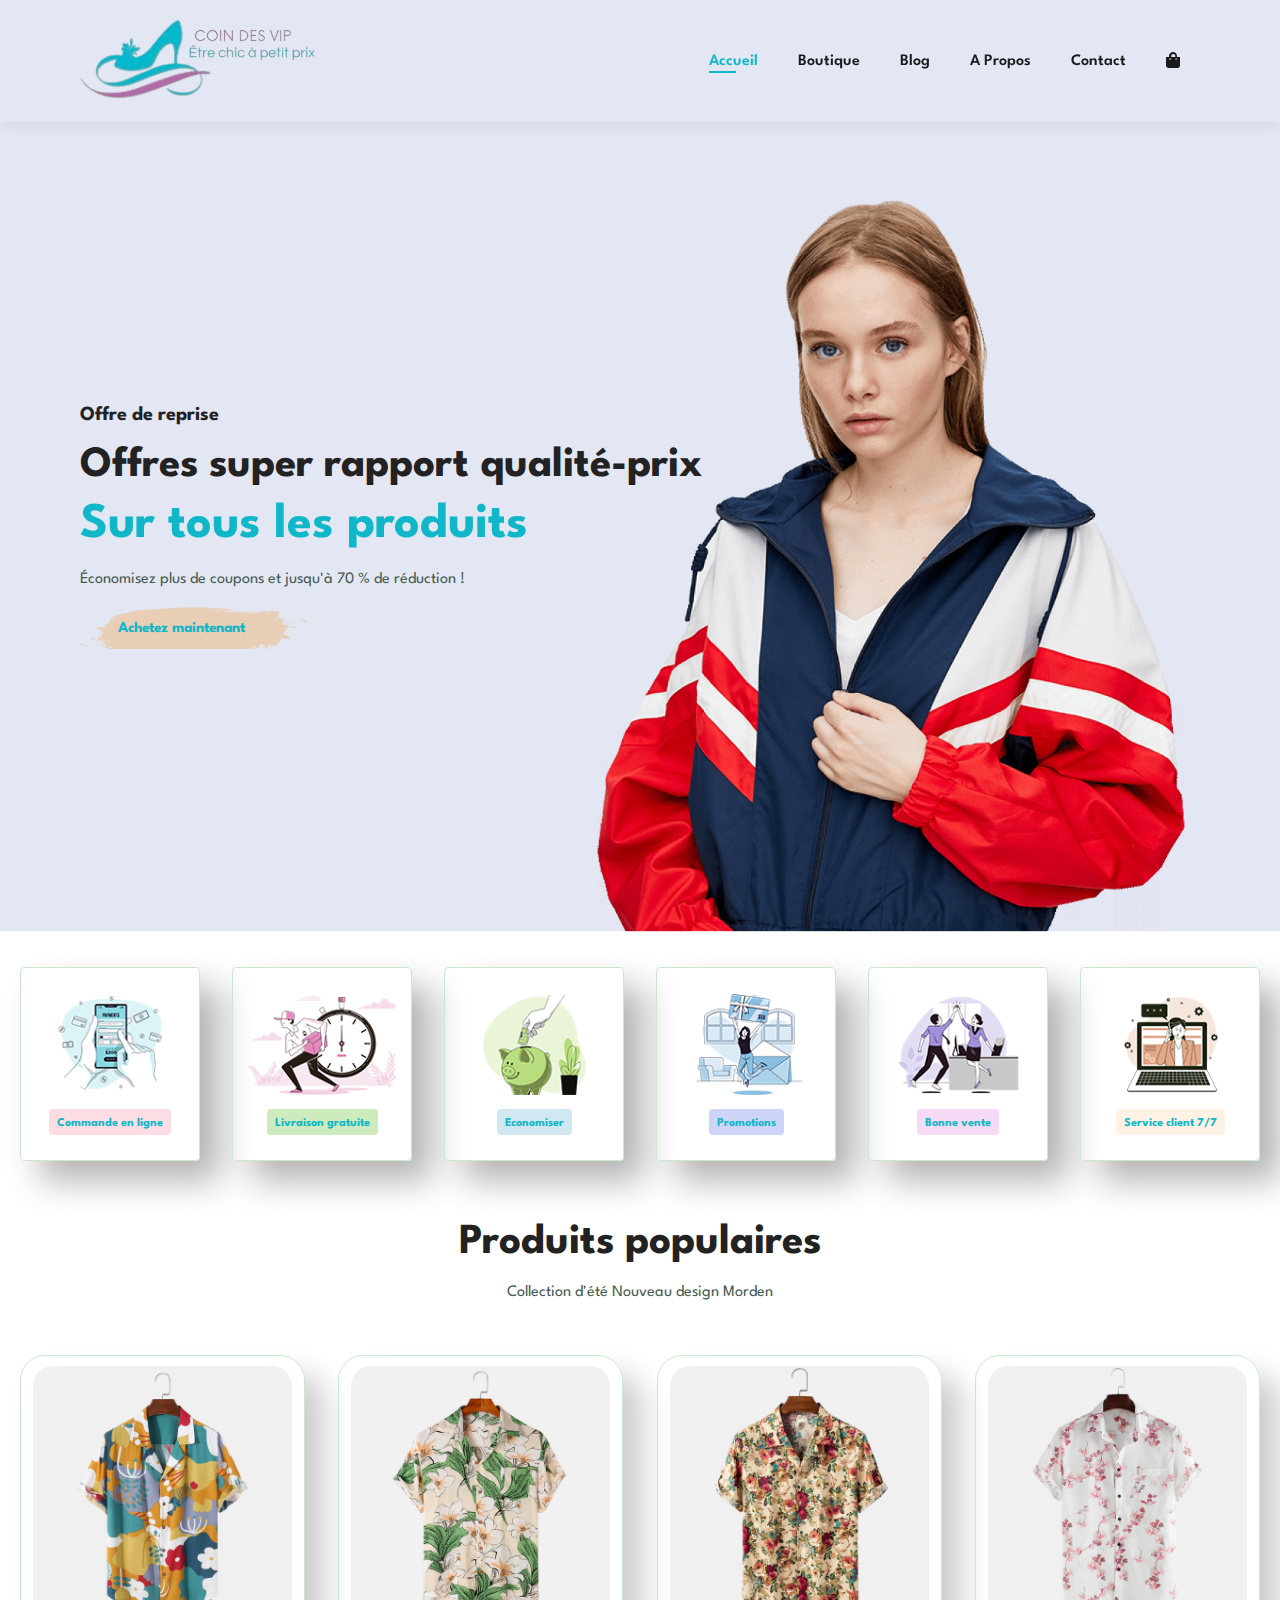
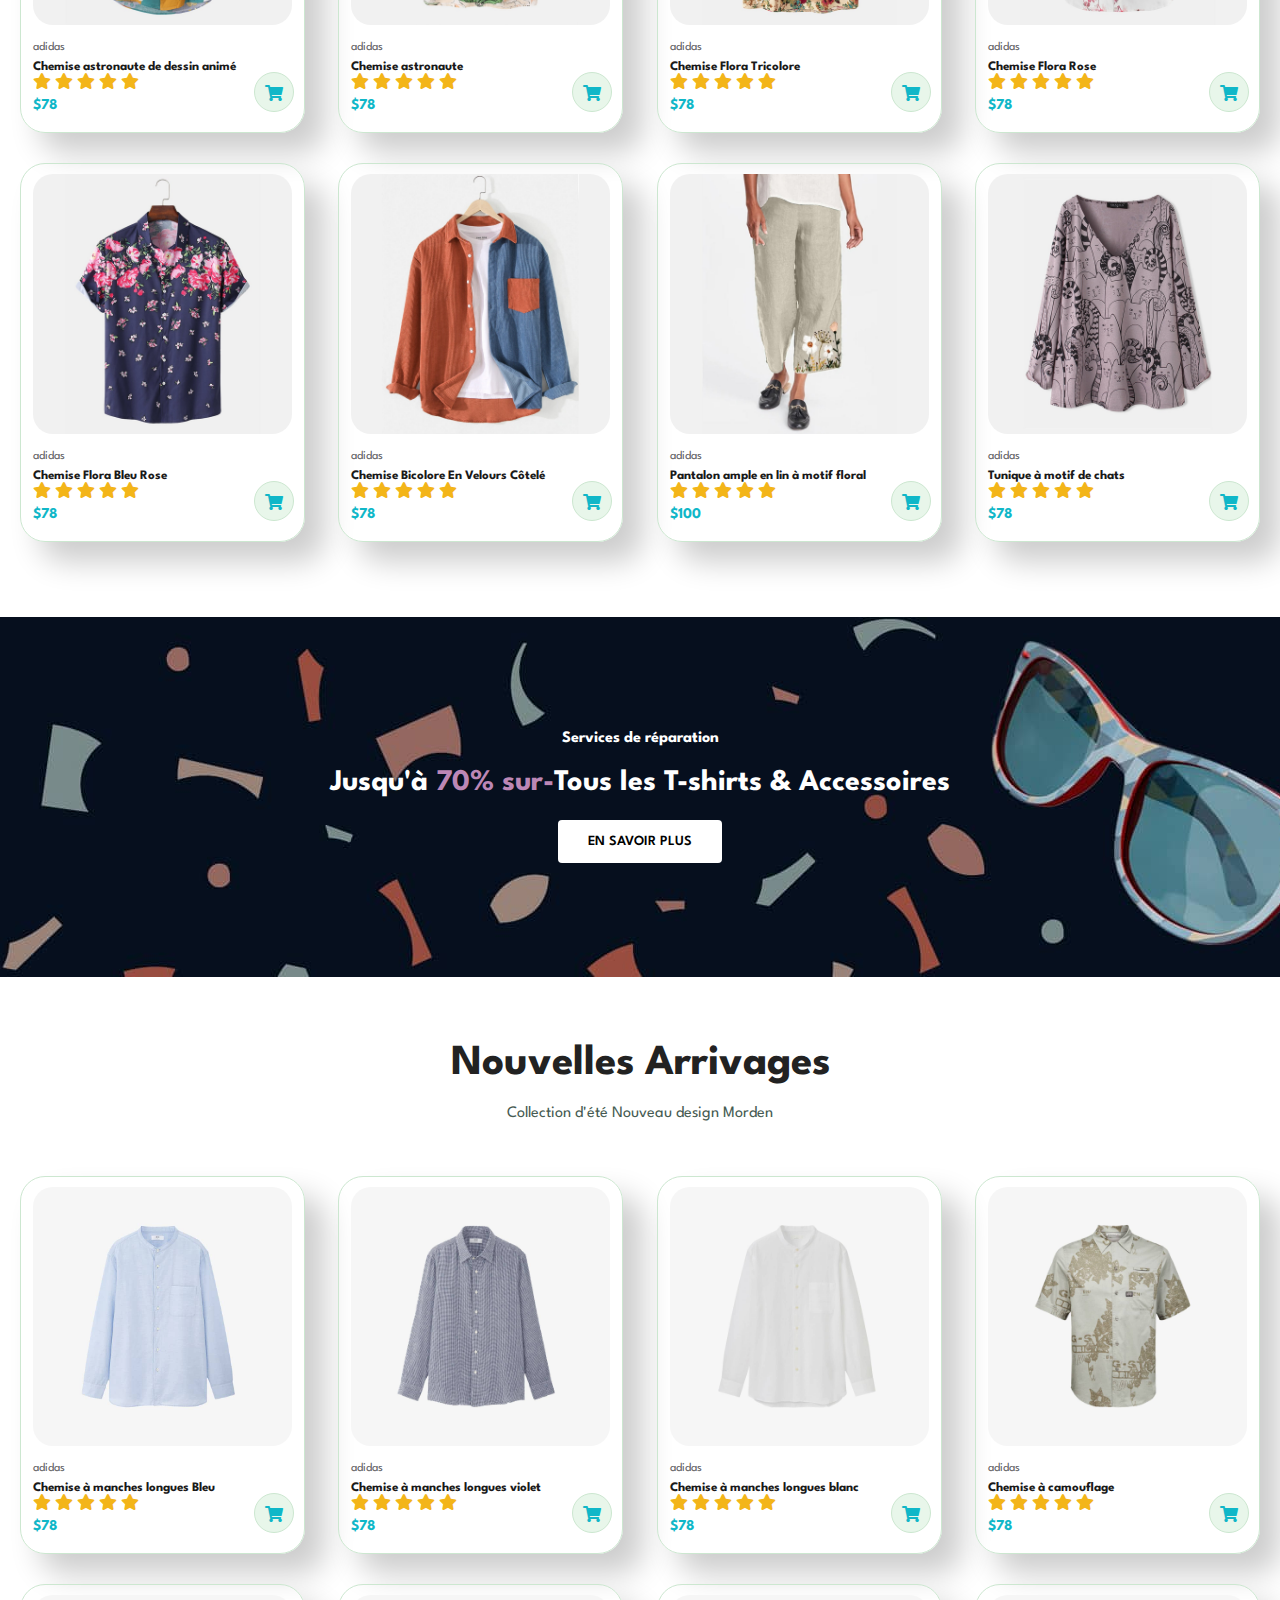
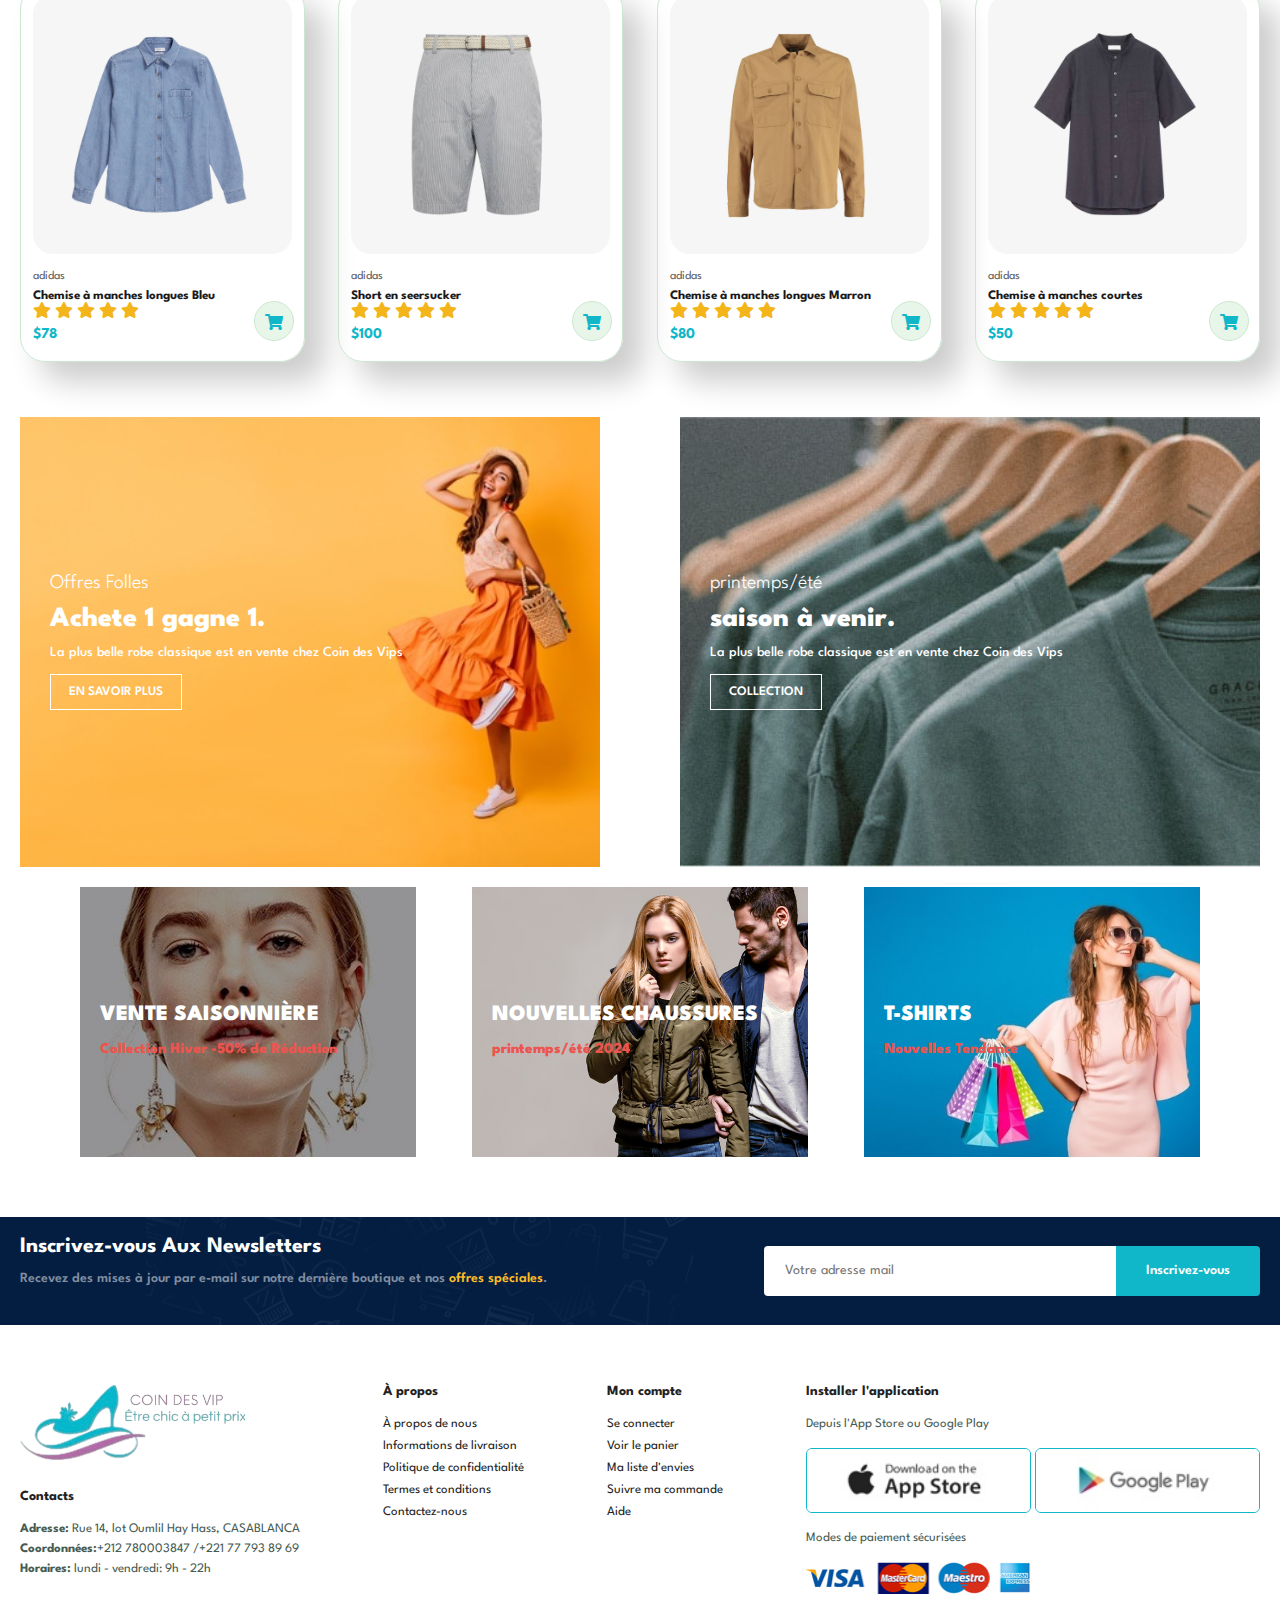
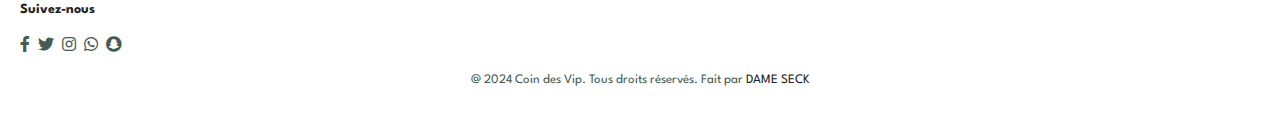
<file: index.html>
<!DOCTYPE html>
<html lang="en">
  <head>
    <meta charset="UTF-8" />
    <meta name="viewport" content="width=device-width, initial-scale=1.0" />
    <title>COIN DES VIPS</title>
    <link
      rel="shortcut icon"
      href="Images/CV cercle ptit.jpg"
      style="height: 50px"
      type="image/x-icon"
    />
    <!-- Utilisation de la version gratuite de Font Awesome mise à jour -->
    <link
      rel="stylesheet"
      href="https://pro.fontawesome.com/releases/v5.10.0/css/all.css"
    />
    <link rel="stylesheet" href="Projet.css" />
  </head>

  <body>
    <section id="header">
      <a href="index.html"
        ><img src="Images/CV rectangle petit.png" class="logo" alt="Logo"
      /></a>
      <div>
        <ul id="navbar">
          <li><a class="active" href="index.html">Accueil</a></li>
          <li><a href="Shop.html">Boutique</a></li>
          <li><a href="Blog.html">Blog</a></li>
          <li><a href="Propos.html">A Propos</a></li>
          <li><a href="Contact.html">Contact</a></li>
          <li id="lg-bag">
            <a href="cart.html"><i class="fas fa-shopping-bag"></i></a>
          </li>
          <a href="#" id="close"><i class="far fa-times"></i></a>
        </ul>
      </div>
      <div id="mobile">
        <a href="cart.html"><i class="fas fa-shopping-bag"></i></a>
        <i id="bar" class="fas fa-outdent"></i>
      </div>
    </section>
    <section id="hero">
      <h4>Offre de reprise</h4>
      <h2>Offres super rapport qualité-prix</h2>
      <h1>Sur tous les produits</h1>
      <p>Économisez plus de coupons et jusqu'à 70 % de réduction !</p>
      <button><a href="Shop.html">Achetez maintenant</a></button>
    </section>

  <section id="feature" class="section-p1">
      <div class="fe-box">
        <img src="IMG CARACT/f1.png" alt="Free Shipping" />
        <h6>Commande en ligne</h6>
      </div>
      <div class="fe-box">
        <img src="IMG CARACT/f2.png" alt="Online Order" />
        <h6>Livraison gratuite</h6>
      </div>
      <div class="fe-box">
        <img src="IMG CARACT/f3.png" alt="Save Money" />
        <h6>Economiser</h6>
      </div>
      <div class="fe-box">
        <img src="IMG CARACT/f4.png" alt="Promotions" />
        <h6>Promotions</h6>
      </div>
      <div class="fe-box">
        <img src="IMG CARACT/f5.png" alt="Happy Sell" />
        <h6>Bonne vente</h6>
      </div>
      <div class="fe-box">
        <img src="IMG CARACT/f6.png" alt="24/7 Support" />
        <h6>Service client 7/7</h6>
      </div>
    </section>  
    <section id="Product1" class="section-p1">
      <h2>Produits populaires</h2>
      <p>Collection d'été Nouveau design Morden</p>
      <div class="pro-container">
        <div class="pro">
          <img src="IMG PROD/f1.jpg" alt="T-shirt astronaute de dessin animé" />
          <div class="des">
            <span>adidas</span>
            <h5>Chemise astronaute de dessin animé</h5>
            <div class="star">
              <i class="fas fa-star"></i>
              <i class="fas fa-star"></i>
              <i class="fas fa-star"></i>
              <i class="fas fa-star"></i>
              <i class="fas fa-star"></i>
            </div>
            <h4>$78</h4>
          </div>
          <a href="#"><i class="fas fa-shopping-cart cart"></i></a>
        </div>
        <div class="pro">
          <img src="IMG PROD/f2.jpg" alt="T-shirt astronaute de dessin animé" />
          <div class="des">
            <span>adidas</span>
            <h5>Chemise astronaute</h5>
            <div class="star">
              <i class="fas fa-star"></i>
              <i class="fas fa-star"></i>
              <i class="fas fa-star"></i>
              <i class="fas fa-star"></i>
              <i class="fas fa-star"></i>
            </div>
            <h4>$78</h4>
          </div>
          <a href="#"><i class="fas fa-shopping-cart cart"></i></a>
        </div>
        <div class="pro">
          <img src="IMG PROD/f3.jpg" alt="T-shirt astronaute de dessin animé" />
          <div class="des">
            <span>adidas</span>
            <h5>Chemise Flora Tricolore</h5>
            <div class="star">
              <i class="fas fa-star"></i>
              <i class="fas fa-star"></i>
              <i class="fas fa-star"></i>
              <i class="fas fa-star"></i>
              <i class="fas fa-star"></i>
            </div>
            <h4>$78</h4>
          </div>
          <a href="#"><i class="fas fa-shopping-cart cart"></i></a>
        </div>
        <div class="pro">
          <img src="IMG PROD/f4.jpg" alt="T-shirt astronaute de dessin animé" />
          <div class="des">
            <span>adidas</span>
            <h5>Chemise Flora Rose</h5>
            <div class="star">
              <i class="fas fa-star"></i>
              <i class="fas fa-star"></i>
              <i class="fas fa-star"></i>
              <i class="fas fa-star"></i>
              <i class="fas fa-star"></i>
            </div>
            <h4>$78</h4>
          </div>
          <a href="#"><i class="fas fa-shopping-cart cart"></i></a>
        </div>
        <div class="pro">
          <img src="IMG PROD/f5.jpg" alt="T-shirt astronaute de dessin animé" />
          <div class="des">
            <span>adidas</span>
            <h5>Chemise Flora Bleu Rose</h5>
            <div class="star">
              <i class="fas fa-star"></i>
              <i class="fas fa-star"></i>
              <i class="fas fa-star"></i>
              <i class="fas fa-star"></i>
              <i class="fas fa-star"></i>
            </div>
            <h4>$78</h4>
          </div>
          <a href="#"><i class="fas fa-shopping-cart cart"></i></a>
        </div>
        <div class="pro">
          <img src="IMG PROD/f6.jpg" alt="T-shirt astronaute de dessin animé" />
          <div class="des">
            <span>adidas</span>
            <h5>Chemise Bicolore En Velours Côtelé</h5>
            <div class="star">
              <i class="fas fa-star"></i>
              <i class="fas fa-star"></i>
              <i class="fas fa-star"></i>
              <i class="fas fa-star"></i>
              <i class="fas fa-star"></i>
            </div>
            <h4>$78</h4>
          </div>
          <a href="#"><i class="fas fa-shopping-cart cart"></i></a>
        </div>
        <div class="pro">
          <img src="IMG PROD/f7.jpg" alt="T-shirt astronaute de dessin animé" />
          <div class="des">
            <span>adidas</span>
            <h5>Pantalon ample en lin à motif floral</h5>
            <div class="star">
              <i class="fas fa-star"></i>
              <i class="fas fa-star"></i>
              <i class="fas fa-star"></i>
              <i class="fas fa-star"></i>
              <i class="fas fa-star"></i>
            </div>
            <h4>$100</h4>
          </div>
          <a href="#"><i class="fas fa-shopping-cart cart"></i></a>
        </div>
        <div class="pro">
          <img src="IMG PROD/f8.jpg" alt="T-shirt astronaute de dessin animé" />
          <div class="des">
            <span>adidas</span>
            <h5>Tunique à motif de chats</h5>
            <div class="star">
              <i class="fas fa-star"></i>
              <i class="fas fa-star"></i>
              <i class="fas fa-star"></i>
              <i class="fas fa-star"></i>
              <i class="fas fa-star"></i>
            </div>
            <h4>$78</h4>
          </div>
          <a href="#"><i class="fas fa-shopping-cart cart"></i></a>
        </div>
      </div>
    </section>
    <section id="banner" class="section-m1">
      <h4>Services de réparation</h4>
      <h2>Jusqu'à <span>70% sur-</span>Tous les T-shirts & Accessoires</h2>
      <button class="normal">EN SAVOIR PLUS</button>
    </section>
    <section id="Product1" class="section-p1">
      <h2>Nouvelles Arrivages</h2>
      <p>Collection d'été Nouveau design Morden</p>
      <div class="pro-container">
        <div class="pro">
          <img src="IMG PROD/n1.jpg" alt="T-shirt astronaute de dessin animé" />
          <div class="des">
            <span>adidas</span>
            <h5>Chemise à manches longues Bleu</h5>
            <div class="star">
              <i class="fas fa-star"></i>
              <i class="fas fa-star"></i>
              <i class="fas fa-star"></i>
              <i class="fas fa-star"></i>
              <i class="fas fa-star"></i>
            </div>
            <h4>$78</h4>
          </div>
          <a href="#"><i class="fas fa-shopping-cart cart"></i></a>
        </div>
        <div class="pro">
          <img src="IMG PROD/n2.jpg" alt="T-shirt astronaute de dessin animé" />
          <div class="des">
            <span>adidas</span>
            <h5>Chemise à manches longues violet</h5>
            <div class="star">
              <i class="fas fa-star"></i>
              <i class="fas fa-star"></i>
              <i class="fas fa-star"></i>
              <i class="fas fa-star"></i>
              <i class="fas fa-star"></i>
            </div>
            <h4>$78</h4>
          </div>
          <a href="#"><i class="fas fa-shopping-cart cart"></i></a>
        </div>
        <div class="pro">
          <img src="IMG PROD/n3.jpg" alt="T-shirt astronaute de dessin animé" />
          <div class="des">
            <span>adidas</span>
            <h5>Chemise à manches longues blanc</h5>
            <div class="star">
              <i class="fas fa-star"></i>
              <i class="fas fa-star"></i>
              <i class="fas fa-star"></i>
              <i class="fas fa-star"></i>
              <i class="fas fa-star"></i>
            </div>
            <h4>$78</h4>
          </div>
          <a href="#"><i class="fas fa-shopping-cart cart"></i></a>
        </div>
        <div class="pro">
          <img src="IMG PROD/n4.jpg" alt="T-shirt astronaute de dessin animé" />
          <div class="des">
            <span>adidas</span>
            <h5>Chemise à camouflage</h5>
            <div class="star">
              <i class="fas fa-star"></i>
              <i class="fas fa-star"></i>
              <i class="fas fa-star"></i>
              <i class="fas fa-star"></i>
              <i class="fas fa-star"></i>
            </div>
            <h4>$78</h4>
          </div>
          <a href="#"><i class="fas fa-shopping-cart cart"></i></a>
        </div>
        <div class="pro">
          <img src="IMG PROD/n5.jpg" alt="T-shirt astronaute de dessin animé" />
          <div class="des">
            <span>adidas</span>
            <h5>Chemise à manches longues Bleu</h5>
            <div class="star">
              <i class="fas fa-star"></i>
              <i class="fas fa-star"></i>
              <i class="fas fa-star"></i>
              <i class="fas fa-star"></i>
              <i class="fas fa-star"></i>
            </div>
            <h4>$78</h4>
          </div>
          <a href="#"><i class="fas fa-shopping-cart cart"></i></a>
        </div>
        <div class="pro">
          <img src="IMG PROD/n6.jpg" alt="T-shirt astronaute de dessin animé" />
          <div class="des">
            <span>adidas</span>
            <h5>Short en seersucker</h5>
            <div class="star">
              <i class="fas fa-star"></i>
              <i class="fas fa-star"></i>
              <i class="fas fa-star"></i>
              <i class="fas fa-star"></i>
              <i class="fas fa-star"></i>
            </div>
            <h4>$100</h4>
          </div>
          <a href="#"><i class="fas fa-shopping-cart cart"></i></a>
        </div>
        <div class="pro">
          <img src="IMG PROD/n7.jpg" alt="T-shirt astronaute de dessin animé" />
          <div class="des">
            <span>adidas</span>
            <h5>Chemise à manches longues Marron</h5>
            <div class="star">
              <i class="fas fa-star"></i>
              <i class="fas fa-star"></i>
              <i class="fas fa-star"></i>
              <i class="fas fa-star"></i>
              <i class="fas fa-star"></i>
            </div>
            <h4>$80</h4>
          </div>
          <a href="#"><i class="fas fa-shopping-cart cart"></i></a>
        </div>
        <div class="pro">
          <img src="IMG PROD/n8.jpg" alt="T-shirt astronaute de dessin animé" />
          <div class="des">
            <span>adidas</span>
            <h5>Chemise à manches courtes</h5>
            <div class="star">
              <i class="fas fa-star"></i>
              <i class="fas fa-star"></i>
              <i class="fas fa-star"></i>
              <i class="fas fa-star"></i>
              <i class="fas fa-star"></i>
            </div>
            <h4>$50</h4>
          </div>
          <a href="#"><i class="fas fa-shopping-cart cart"></i></a>
        </div>
      </div>
    </section>
    <section id="sm-banner" class="section-p1">
      <div class="banner-box">
        <h4>Offres Folles</h4>
        <h2>Achete 1 gagne 1.</h2>
        <span
          >La plus belle robe classique est en vente chez Coin des Vips</span
        >
        <button class="white">EN SAVOIR PLUS</button>
      </div>
      <div class="banner-box banner-box2">
        <h4>printemps/été</h4>
        <h2>saison à venir.</h2>
        <span
          >La plus belle robe classique est en vente chez Coin des Vips</span
        >
        <button class="white">COLLECTION</button>
      </div>
    </section>

    <section id="banner3">
      <div class="banner-box">
        <h2>VENTE SAISONNIÈRE</h2>
        <h3>Collection Hiver -50% de Réduction</h3>
      </div>
      <div class="banner-box banner-box2">
        <h2>NOUVELLES CHAUSSURES</h2>
        <h3>printemps/été 2024</h3>
      </div>
      <div class="banner-box banner-box3">
        <h2>T-SHIRTS</h2>
        <h3>Nouvelles Tendance</h3>
      </div>
    </section>

    <section id="newsletters" class="section-p1 section-m1">
      <div class="newstext">
        <h4>Inscrivez-vous Aux Newsletters</h4>
        <p>
          Recevez des mises à jour par e-mail sur notre dernière boutique et nos
          <span>offres spéciales</span>.
        </p>
      </div>
      <div class="form">
        <input type="text" placeholder="Votre adresse mail" />
        <button class="normal">Inscrivez-vous</button>
      </div>
    </section>

    <footer class="section-p1">
      <div class="col">
        <img class="logo" src="Images/CV rectangle petit.png" alt="" />
        <h4>Contacts</h4>
        <p><strong>Adresse:</strong> Rue 14, lot Oumlil Hay Hass, CASABLANCA</p>
        <p><strong>Coordonnées:</strong>+212 780003847 /+221 77 793 89 69</p>
        <p><strong>Horaires:</strong> lundi - vendredi: 9h - 22h</p>
        <div class="follow">
          <h4>Suivez-nous</h4>
          <div class="icon">
            <i class="fab fa-facebook-f"></i>
            <i class="fab fa-twitter"></i>
            <i class="fab fa-instagram"></i>
            <i class="fab fa-whatsapp"></i>
            <i class="fab fa-snapchat"></i>
          </div>
        </div>
      </div>
      <div class="col">
        <h4>À propos</h4>
        <a href="Propos.html">À propos de nous</a>
        <a href="#">Informations de livraison</a>
        <a href="#">Politique de confidentialité</a>
        <a href="#">Termes et conditions</a>
        <a href="contact.html">Contactez-nous</a>
      </div>
      <div class="col">
        <h4>Mon compte</h4>
        <a href="#">Se connecter</a>
        <a href="cart.html">Voir le panier</a>
        <a href="#">Ma liste d'envies</a>
        <a href="#">Suivre ma commande</a>
        <a href="#">Aide</a>
      </div>
      <div class="col install">
        <h4>Installer l'application</h4>
        <p>Depuis l'App Store ou Google Play</p>
        <div class="row">
          <img src="IMG PAYER/app.jpg" alt="" />
          <img src="IMG PAYER/play.jpg" alt="" />
        </div>
        <p>Modes de paiement sécurisées</p>
        <img src="IMG PAYER/pay.png" alt="" />
      </div>
      <div class="copyright">
        <p>
          @ 2024 Coin des Vip. Tous droits réservés. Fait par
          <a
            class="text-green"
            href="https://www.linkedin.com/in/dame-seck-9ba393293/"
            target="_blank"
            rel="noopener"
            >DAME SECK</a
          >
        </p>
      </div>
    </footer>

    <script src="Projet.js"></script>
  </body>
</html>
</file>
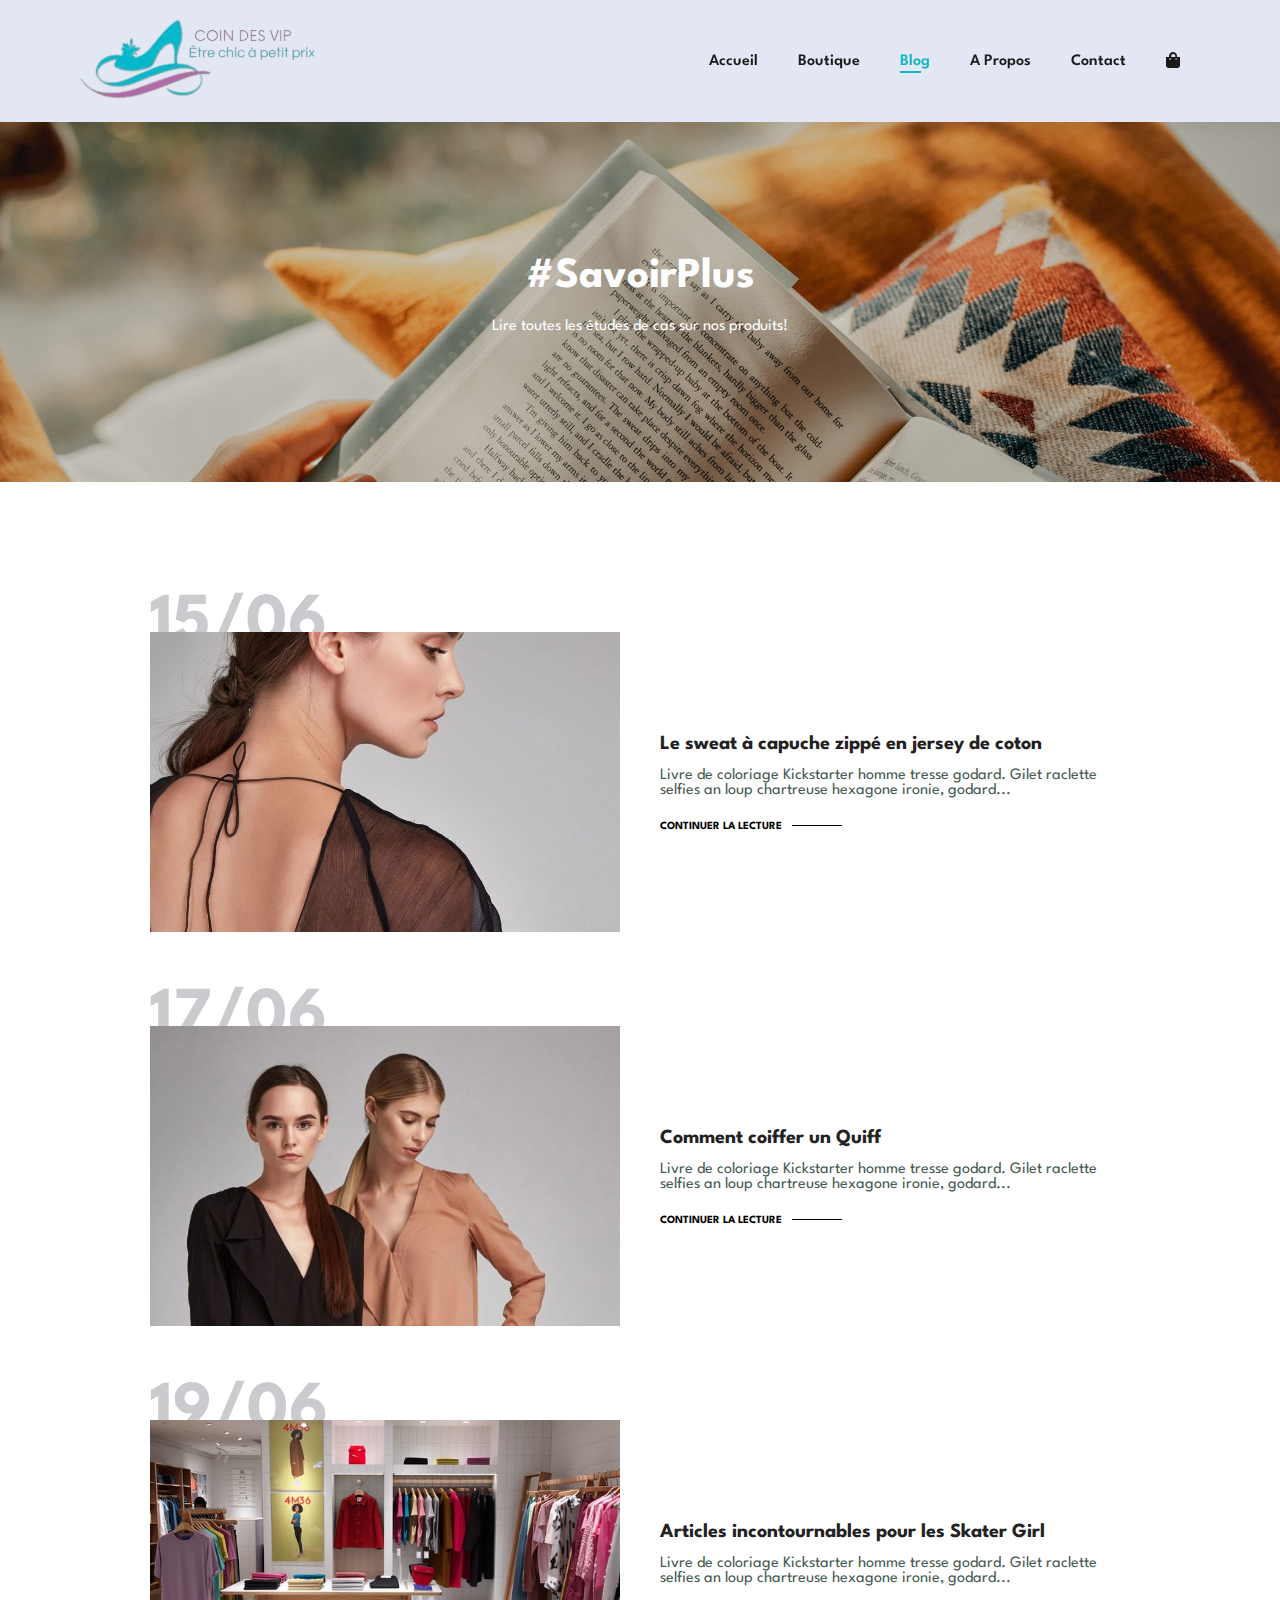
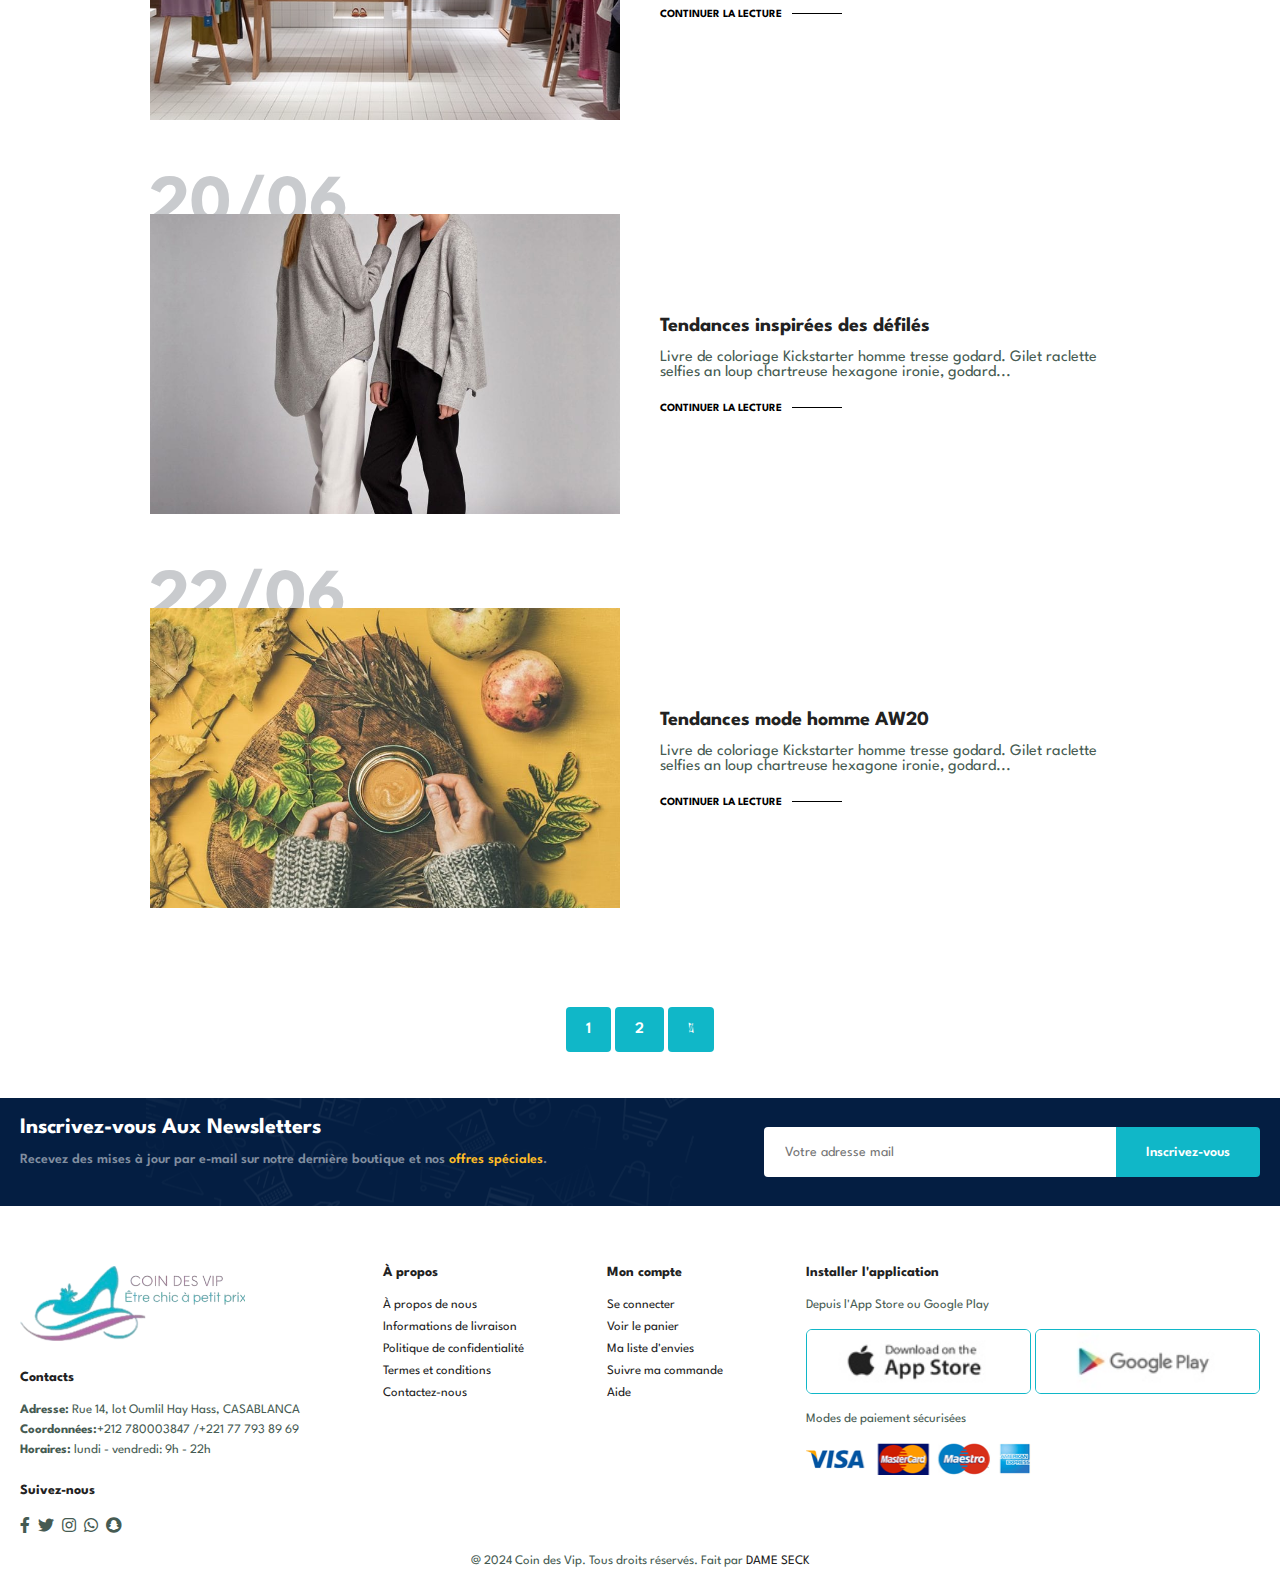
<file: Blog.html>
<!DOCTYPE html>
<html lang="en">
  <head>
    <meta charset="UTF-8" />
    <meta name="viewport" content="width=device-width, initial-scale=1.0" />
    <title>COIN DES VIPS</title>
    <!-- Utilisation de la version gratuite de Font Awesome mise à jour -->
    <link
      rel="stylesheet"
      href="https://pro.fontawesome.com/releases/v5.10.0/css/all.css"
    />
    <link rel="stylesheet" href="Projet.css" />
  </head>

  <body>
    <section id="header">
      <a href="index.html"
        ><img src="Images/CV rectangle petit.png" class="logo" alt="Logo"
      /></a>
      <div>
        <ul id="navbar">
          <li><a href="index.html">Accueil</a></li>
          <li><a href="Shop.html">Boutique</a></li>
          <li><a class="active" href="Blog.html">Blog</a></li>
          <li><a href="Propos.html">A Propos</a></li>
          <li><a href="Contact.html">Contact</a></li>
          <li id="lg-bag">
            <a href="cart.html"><i class="fas fa-shopping-bag"></i></a>
          </li>
          <a href="#" id="close"><i class="far fa-times"></i></a>
        </ul>
      </div>
      <div id="mobile">
        <a href="cart.html"><i class="fas fa-shopping-bag"></i></a>
        <i id="bar" class="fas fa-outdent"></i>
      </div>
    </section>
    <section id="page-header" class="blog-header">
      <h2>#SavoirPlus</h2>
      <p>Lire toutes les études de cas sur nos produits!</p>
    </section>

    <section id="blog">
      <div class="blog-box">
        <div class="blog-img">
          <img src="IMG BLOG/b1.jpg" alt="" />
        </div>
        <div class="blog-details">
          <h4>Le sweat à capuche zippé en jersey de coton</h4>
          <p>
            Livre de coloriage Kickstarter homme tresse godard. Gilet raclette
            selfies an loup chartreuse hexagone ironie, godard...
          </p>
          <a href="#">CONTINUER LA LECTURE</a>
        </div>
        <h1>15/06</h1>
      </div>
      <div class="blog-box">
        <div class="blog-img">
          <img src="IMG BLOG/b2.jpg" alt="" />
        </div>
        <div class="blog-details">
          <h4>Comment coiffer un Quiff</h4>
          <p>
            Livre de coloriage Kickstarter homme tresse godard. Gilet raclette
            selfies an loup chartreuse hexagone ironie, godard...
          </p>
          <a href="#">CONTINUER LA LECTURE</a>
        </div>
        <h1>17/06</h1>
      </div>
      <div class="blog-box">
        <div class="blog-img">
          <img src="IMG BLOG/b3.jpg" alt="" />
        </div>
        <div class="blog-details">
          <h4>Articles incontournables pour les Skater Girl</h4>
          <p>
            Livre de coloriage Kickstarter homme tresse godard. Gilet raclette
            selfies an loup chartreuse hexagone ironie, godard...
          </p>
          <a href="#">CONTINUER LA LECTURE</a>
        </div>
        <h1>19/06</h1>
      </div>
      <div class="blog-box">
        <div class="blog-img">
          <img src="IMG BLOG/b4.jpg" alt="" />
        </div>
        <div class="blog-details">
          <h4>Tendances inspirées des défilés</h4>
          <p>
            Livre de coloriage Kickstarter homme tresse godard. Gilet raclette
            selfies an loup chartreuse hexagone ironie, godard...
          </p>
          <a href="#">CONTINUER LA LECTURE</a>
        </div>
        <h1>20/06</h1>
      </div>
      <div class="blog-box">
        <div class="blog-img">
          <img src="IMG BLOG/b6.jpg" alt="" />
        </div>
        <div class="blog-details">
          <h4>Tendances mode homme AW20</h4>
          <p>
            Livre de coloriage Kickstarter homme tresse godard. Gilet raclette
            selfies an loup chartreuse hexagone ironie, godard...
          </p>
          <a href="#">CONTINUER LA LECTURE</a>
        </div>
        <h1>22/06</h1>
      </div>
    </section>

    <section id="pagination" class="section-p1">
      <a href="#">1</a>
      <a href="#">2</a>
      <a href="#"><i class="fal fa-long-arrow-alt-right"></i></a>
    </section>

    <section id="newsletters" class="section-p1 section-m1">
      <div class="newstext">
        <h4>Inscrivez-vous Aux Newsletters</h4>
        <p>
          Recevez des mises à jour par e-mail sur notre dernière boutique et nos
          <span>offres spéciales</span>.
        </p>
      </div>
      <div class="form">
        <input type="text" placeholder="Votre adresse mail" />
        <button class="normal">Inscrivez-vous</button>
      </div>
    </section>

    <footer class="section-p1">
      <div class="col">
        <img class="logo" src="Images/CV rectangle petit.png" alt="" />
        <h4>Contacts</h4>
        <p><strong>Adresse:</strong> Rue 14, lot Oumlil Hay Hass, CASABLANCA</p>
        <p><strong>Coordonnées:</strong>+212 780003847 /+221 77 793 89 69</p>
        <p><strong>Horaires:</strong> lundi - vendredi: 9h - 22h</p>
        <div class="follow">
          <h4>Suivez-nous</h4>
          <div class="icon">
            <i class="fab fa-facebook-f"></i>
            <i class="fab fa-twitter"></i>
            <i class="fab fa-instagram"></i>
            <i class="fab fa-whatsapp"></i>
            <i class="fab fa-snapchat"></i>
          </div>
        </div>
      </div>
      <div class="col">
        <h4>À propos</h4>
        <a href="Propos.html">À propos de nous</a>
        <a href="#">Informations de livraison</a>
        <a href="#">Politique de confidentialité</a>
        <a href="#">Termes et conditions</a>
        <a href="contact.html">Contactez-nous</a>
      </div>
      <div class="col">
        <h4>Mon compte</h4>
        <a href="#">Se connecter</a>
        <a href="cart.html">Voir le panier</a>
        <a href="#">Ma liste d'envies</a>
        <a href="#">Suivre ma commande</a>
        <a href="#">Aide</a>
      </div>
      <div class="col install">
        <h4>Installer l'application</h4>
        <p>Depuis l'App Store ou Google Play</p>
        <div class="row">
          <img src="IMG PAYER/app.jpg" alt="" />
          <img src="IMG PAYER/play.jpg" alt="" />
        </div>
        <p>Modes de paiement sécurisées</p>
        <img src="IMG PAYER/pay.png" alt="" />
      </div>
      <div class="copyright">
        <p>
          @ 2024 Coin des Vip. Tous droits réservés. Fait par
          <a
            class="text-green"
            href="https://www.linkedin.com/in/dame-seck-9ba393293/"
            target="_blank"
            rel="noopener"
            >DAME SECK</a
          >
        </p>
      </div>
    </footer>

    <script src="Projet.js"></script>
  </body>
</html>
</file>
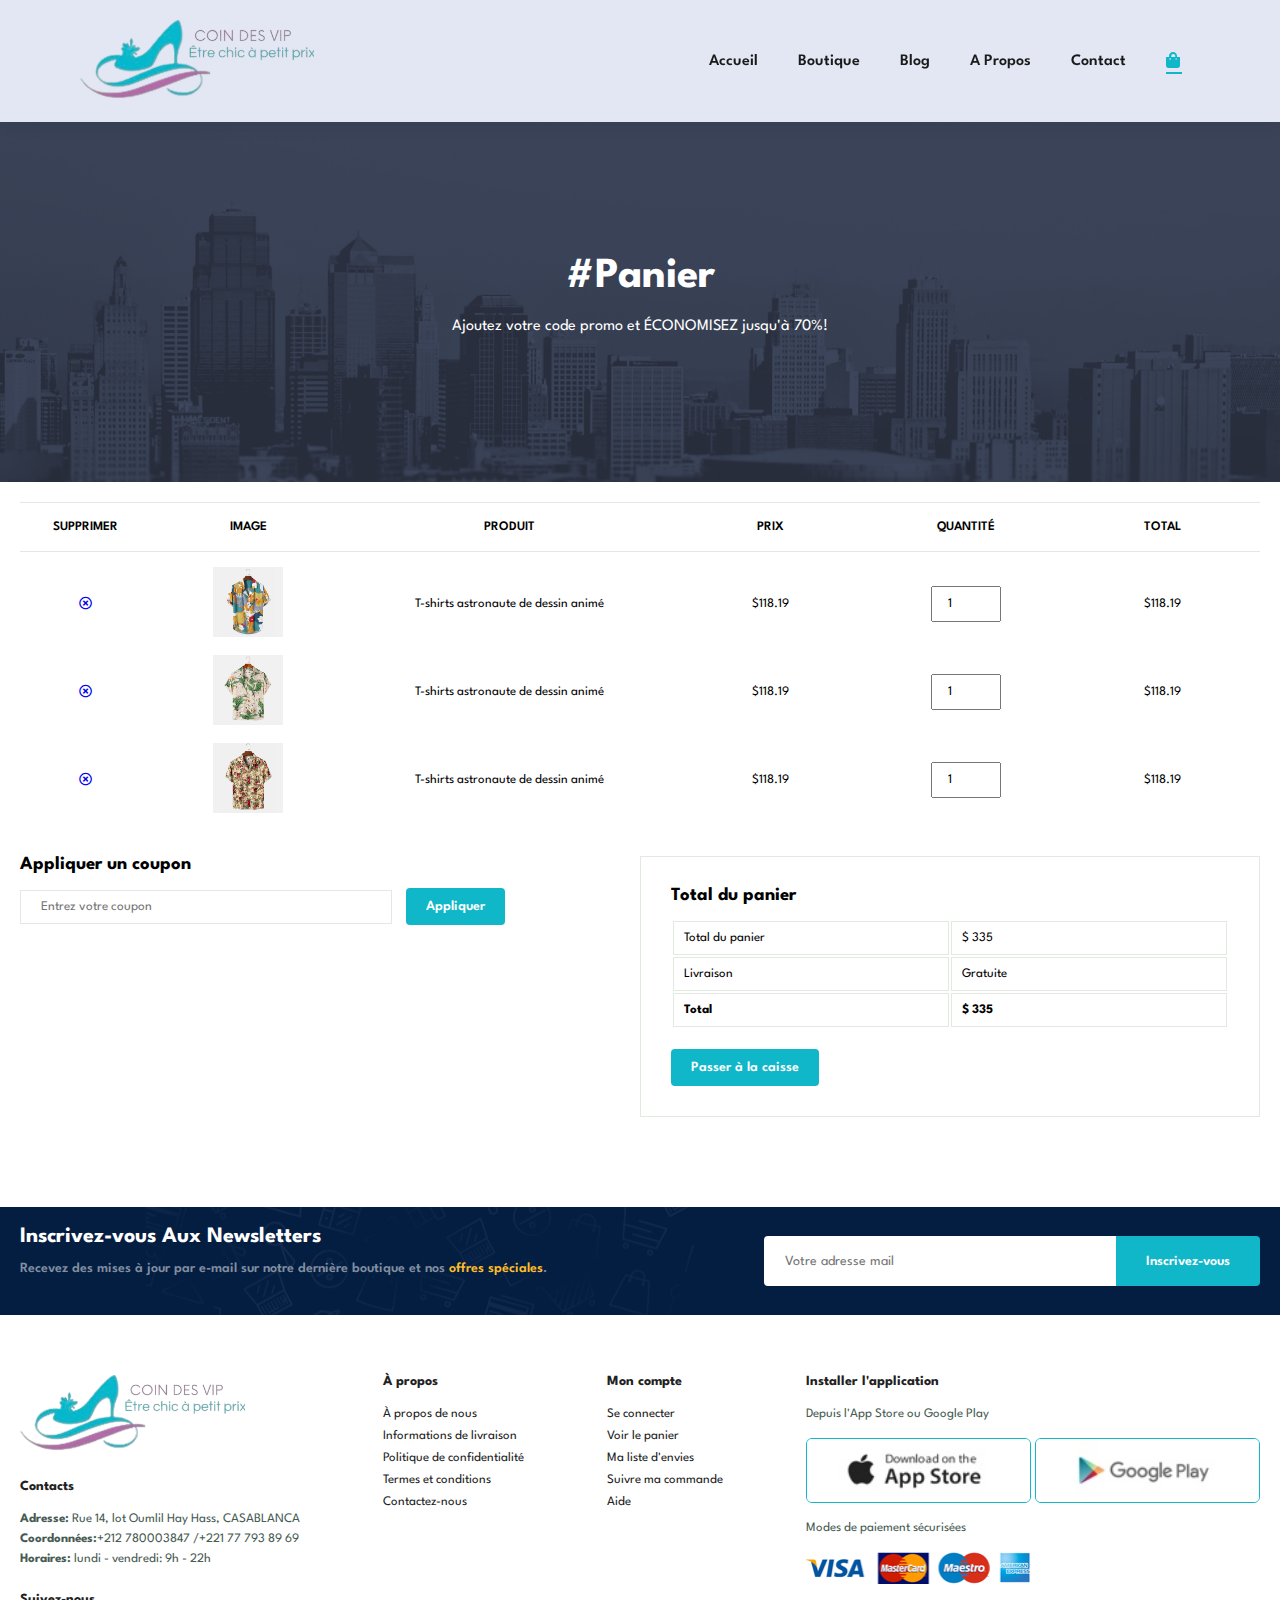
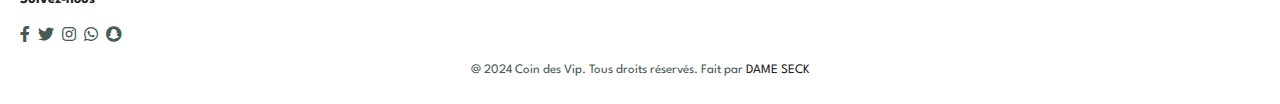
<file: cart.html>
<!DOCTYPE html>
<html lang="en">
  <head>
    <meta charset="UTF-8" />
    <meta name="viewport" content="width=device-width, initial-scale=1.0" />
    <title>COINS DES VIPS</title>
    <!-- Utilisation de la version gratuite de Font Awesome mise à jour -->
    <link
      rel="stylesheet"
      href="https://pro.fontawesome.com/releases/v5.10.0/css/all.css"
    />
    <link rel="stylesheet" href="Projet.css" />
  </head>

  <body>
    <section id="header">
      <a href="index.html"
        ><img src="Images/CV rectangle petit.png" class="logo" alt="Logo"
      /></a>
      <div>
        <ul id="navbar">
          <li><a href="index.html">Accueil</a></li>
          <li><a href="Shop.html">Boutique</a></li>
          <li><a href="Blog.html">Blog</a></li>
          <li><a href="Propos.html">A Propos</a></li>
          <li><a href="contact.html">Contact</a></li>
          <li id="lg-bag">
            <a class="active" href="cart.html"
              ><i class="fas fa-shopping-bag"></i
            ></a>
          </li>
          <a href="#" id="close"><i class="far fa-times"></i></a>
        </ul>
      </div>
      <div id="mobile">
        <a href="cart.html"><i class="fas fa-shopping-bag"></i></a>
        <i id="bar" class="fas fa-outdent"></i>
      </div>
    </section>
    <section id="page-header" class="about-header">
      <h2>#Panier</h2>
      <p>Ajoutez votre code promo et ÉCONOMISEZ jusqu'à 70%!</p>
    </section>

    <section id="cart" class="section-p1">
      <table width="100%">
        <thead>
          <tr>
            <td>Supprimer</td>
            <td>Image</td>
            <td>Produit</td>
            <td>Prix</td>
            <td>Quantité</td>
            <td>Total</td>
          </tr>
        </thead>
        <tbody>
          <tr>
            <td>
              <a href="#"><i class="far fa-times-circle"></i></a>
            </td>
            <td><img src="IMG PROD/f1.jpg" alt="" /></td>
            <td>T-shirts astronaute de dessin animé</td>
            <td>$118.19</td>
            <td><input type="number" min="0" value="1" /></td>
            <td>$118.19</td>
          </tr>
          <tr>
            <td>
              <a href="#"><i class="far fa-times-circle"></i></a>
            </td>
            <td><img src="IMG PROD/f2.jpg" alt="" /></td>
            <td>T-shirts astronaute de dessin animé</td>
            <td>$118.19</td>
            <td><input type="number" value="1" /></td>
            <td>$118.19</td>
          </tr>
          <tr>
            <td>
              <a href="#"><i class="far fa-times-circle"></i></a>
            </td>
            <td><img src="IMG PROD/f3.jpg" alt="" /></td>
            <td>T-shirts astronaute de dessin animé</td>
            <td>$118.19</td>
            <td><input type="number" value="1" /></td>
            <td>$118.19</td>
          </tr>
        </tbody>
      </table>
    </section>

    <section id="cart-add" class="section-p1">
      <div id="coupon">
        <h3>Appliquer un coupon</h3>
        <div>
          <input type="text" placeholder="Entrez votre coupon" />
          <button class="normal">Appliquer</button>
        </div>
      </div>

      <div id="subtotal">
        <h3>Total du panier</h3>
        <table>
          <tr>
            <td>Total du panier</td>
            <td>$ 335</td>
          </tr>
          <tr>
            <td>Livraison</td>
            <td>Gratuite</td>
          </tr>
          <tr>
            <td><strong>Total</strong></td>
            <td><strong>$ 335</strong></td>
          </tr>
        </table>
        <button class="normal">Passer à la caisse</button>
      </div>
    </section>

    <section id="newsletters" class="section-p1 section-m1">
      <div class="newstext">
        <h4>Inscrivez-vous Aux Newsletters</h4>
        <p>
          Recevez des mises à jour par e-mail sur notre dernière boutique et nos
          <span>offres spéciales</span>.
        </p>
      </div>
      <div class="form">
        <input type="text" placeholder="Votre adresse mail" />
        <button class="normal">Inscrivez-vous</button>
      </div>
    </section>

    <footer class="section-p1">
      <div class="col">
        <img class="logo" src="Images/CV rectangle petit.png" alt="" />
        <h4>Contacts</h4>
        <p><strong>Adresse:</strong> Rue 14, lot Oumlil Hay Hass, CASABLANCA</p>
        <p><strong>Coordonnées:</strong>+212 780003847 /+221 77 793 89 69</p>
        <p><strong>Horaires:</strong> lundi - vendredi: 9h - 22h</p>
        <div class="follow">
          <h4>Suivez-nous</h4>
          <div class="icon">
            <i class="fab fa-facebook-f"></i>
            <i class="fab fa-twitter"></i>
            <i class="fab fa-instagram"></i>
            <i class="fab fa-whatsapp"></i>
            <i class="fab fa-snapchat"></i>
          </div>
        </div>
      </div>
      <div class="col">
        <h4>À propos</h4>
        <a href="Propos.html">À propos de nous</a>
        <a href="#">Informations de livraison</a>
        <a href="#">Politique de confidentialité</a>
        <a href="#">Termes et conditions</a>
        <a href="contact.html">Contactez-nous</a>
      </div>
      <div class="col">
        <h4>Mon compte</h4>
        <a href="#">Se connecter</a>
        <a href="cart.html">Voir le panier</a>
        <a href="#">Ma liste d'envies</a>
        <a href="#">Suivre ma commande</a>
        <a href="#">Aide</a>
      </div>
      <div class="col install">
        <h4>Installer l'application</h4>
        <p>Depuis l'App Store ou Google Play</p>
        <div class="row">
          <img src="IMG PAYER/app.jpg" alt="" />
          <img src="IMG PAYER/play.jpg" alt="" />
        </div>
        <p>Modes de paiement sécurisées</p>
        <img src="IMG PAYER/pay.png" alt="" />
      </div>
      <div class="copyright">
        <p>
          @ 2024 Coin des Vip. Tous droits réservés. Fait par
          <a
            class="text-green"
            href="https://www.linkedin.com/in/dame-seck-9ba393293/"
            target="_blank"
            rel="noopener"
            >DAME SECK</a
          >
        </p>
      </div>
    </footer>

    <script src="Projet.js"></script>
  </body>
</html>
</file>
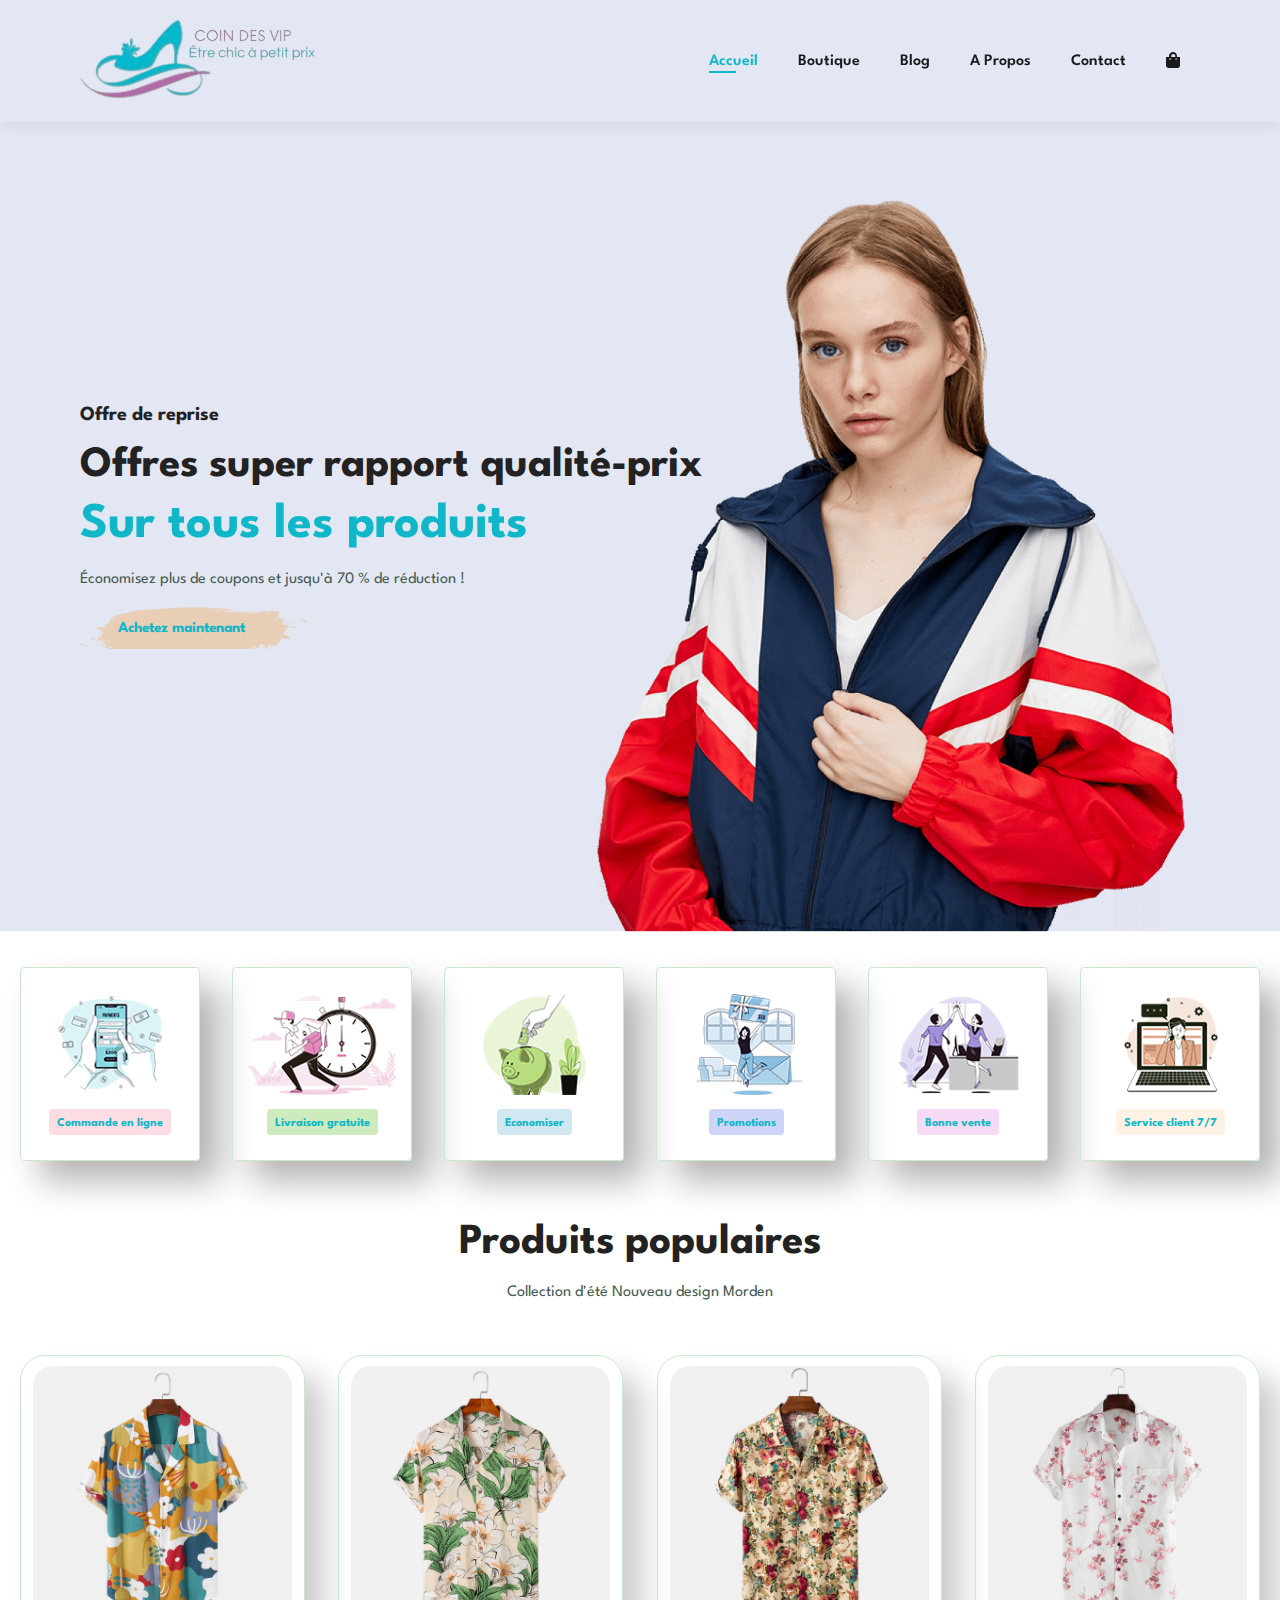
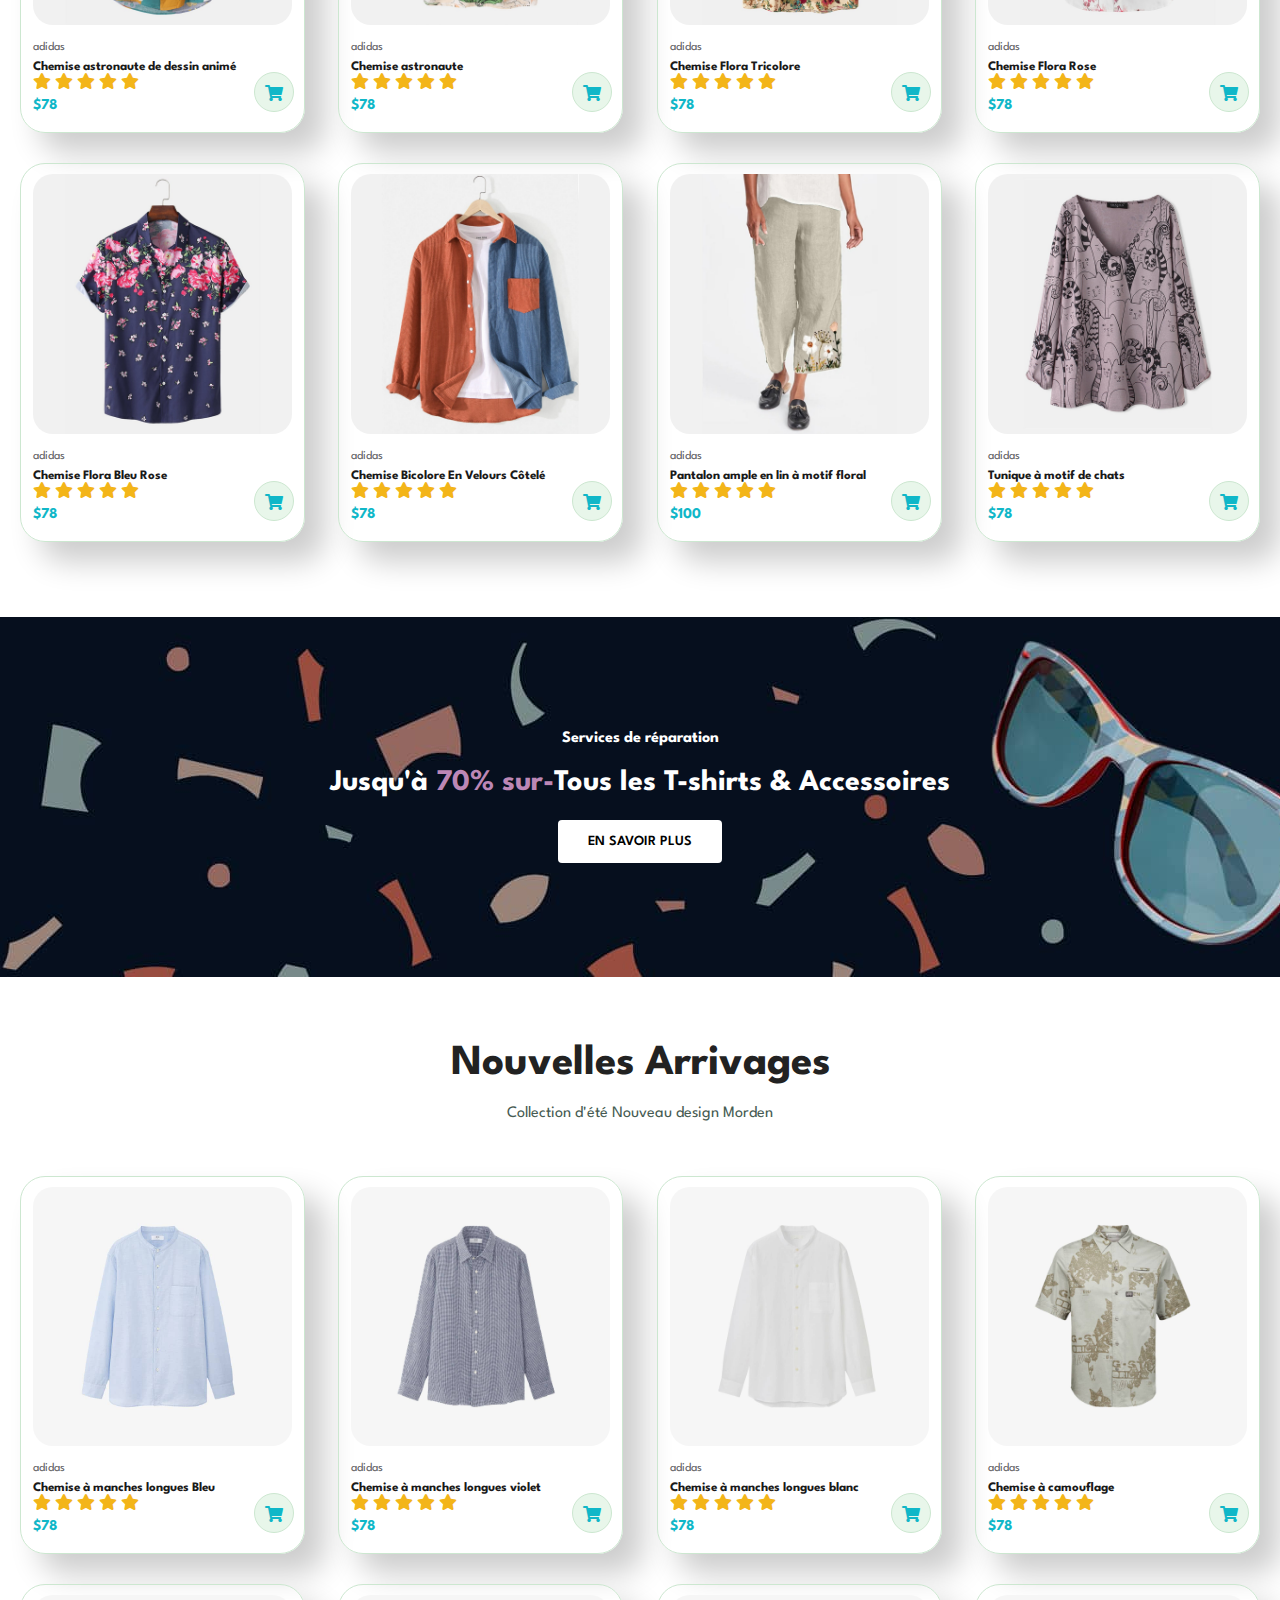
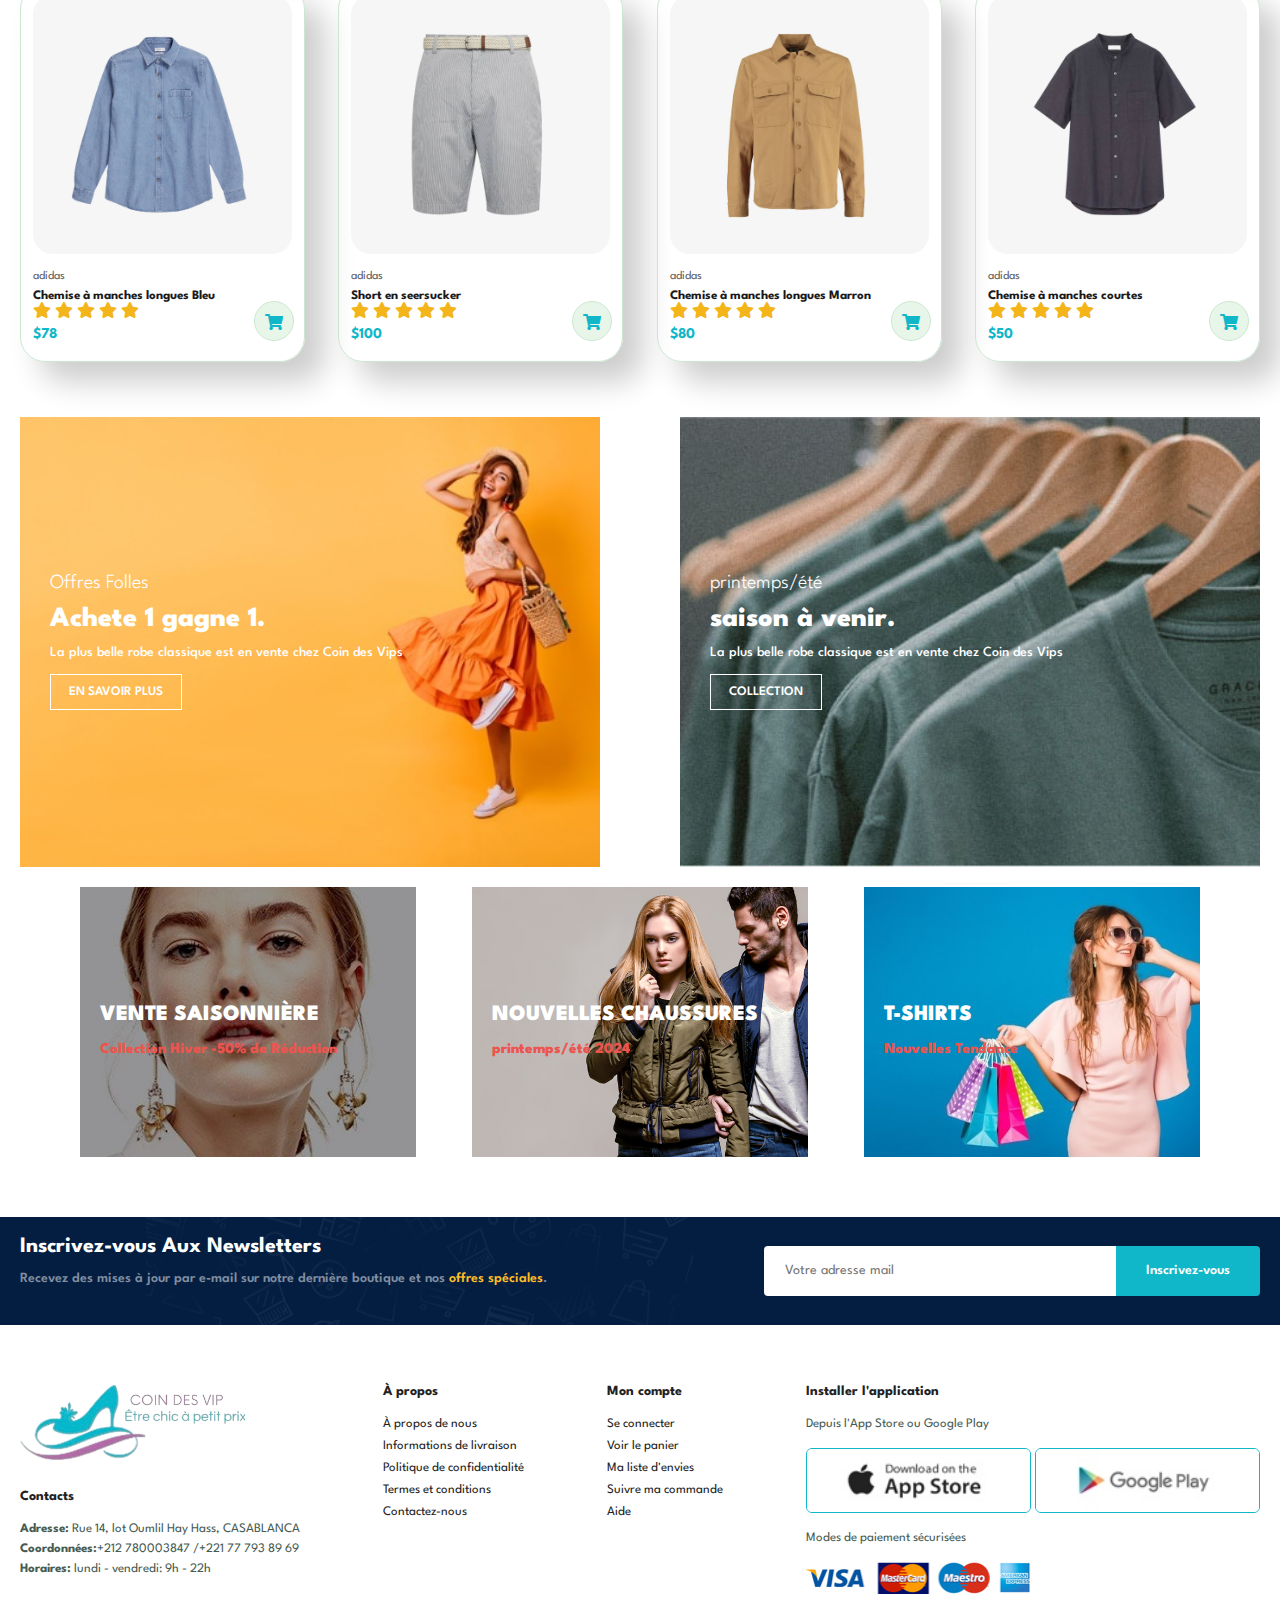
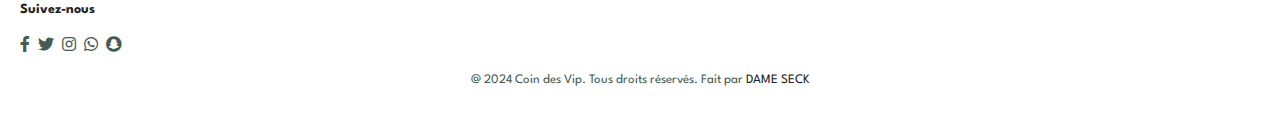
<file: Projet.html>
<!DOCTYPE html>
<html lang="en">
  <head>
    <meta charset="UTF-8" />
    <meta name="viewport" content="width=device-width, initial-scale=1.0" />
    <title>COIN DES VIPS</title>
    <link
      rel="shortcut icon"
      href="Images/CV cercle ptit.jpg"
      style="height: 50px"
      type="image/x-icon"
    />
    <!-- Utilisation de la version gratuite de Font Awesome mise à jour -->
    <link
      rel="stylesheet"
      href="https://pro.fontawesome.com/releases/v5.10.0/css/all.css"
    />
    <link rel="stylesheet" href="Projet.css" />
  </head>

  <body>
    <section id="header">
      <a href="Projet.html"
        ><img src="Images/CV rectangle petit.png" class="logo" alt="Logo"
      /></a>
      <div>
        <ul id="navbar">
          <li><a class="active" href="Projet.html">Accueil</a></li>
          <li><a href="Shop.html">Boutique</a></li>
          <li><a href="Blog.html">Blog</a></li>
          <li><a href="Propos.html">A Propos</a></li>
          <li><a href="Contact.html">Contact</a></li>
          <li id="lg-bag">
            <a href="cart.html"><i class="fas fa-shopping-bag"></i></a>
          </li>
          <a href="#" id="close"><i class="far fa-times"></i></a>
        </ul>
      </div>
      <div id="mobile">
        <a href="cart.html"><i class="fas fa-shopping-bag"></i></a>
        <i id="bar" class="fas fa-outdent"></i>
      </div>
    </section>
    <section id="hero">
      <h4>Offre de reprise</h4>
      <h2>Offres super rapport qualité-prix</h2>
      <h1>Sur tous les produits</h1>
      <p>Économisez plus de coupons et jusqu'à 70 % de réduction !</p>
      <button><a href="Shop.html">Achetez maintenant</a></button>
    </section>

  <section id="feature" class="section-p1">
      <div class="fe-box">
        <img src="IMG CARACT/f1.png" alt="Free Shipping" />
        <h6>Commande en ligne</h6>
      </div>
      <div class="fe-box">
        <img src="IMG CARACT/f2.png" alt="Online Order" />
        <h6>Livraison gratuite</h6>
      </div>
      <div class="fe-box">
        <img src="IMG CARACT/f3.png" alt="Save Money" />
        <h6>Economiser</h6>
      </div>
      <div class="fe-box">
        <img src="IMG CARACT/f4.png" alt="Promotions" />
        <h6>Promotions</h6>
      </div>
      <div class="fe-box">
        <img src="IMG CARACT/f5.png" alt="Happy Sell" />
        <h6>Bonne vente</h6>
      </div>
      <div class="fe-box">
        <img src="IMG CARACT/f6.png" alt="24/7 Support" />
        <h6>Service client 7/7</h6>
      </div>
    </section>  
    <section id="Product1" class="section-p1">
      <h2>Produits populaires</h2>
      <p>Collection d'été Nouveau design Morden</p>
      <div class="pro-container">
        <div class="pro">
          <img src="IMG PROD/f1.jpg" alt="T-shirt astronaute de dessin animé" />
          <div class="des">
            <span>adidas</span>
            <h5>Chemise astronaute de dessin animé</h5>
            <div class="star">
              <i class="fas fa-star"></i>
              <i class="fas fa-star"></i>
              <i class="fas fa-star"></i>
              <i class="fas fa-star"></i>
              <i class="fas fa-star"></i>
            </div>
            <h4>$78</h4>
          </div>
          <a href="#"><i class="fas fa-shopping-cart cart"></i></a>
        </div>
        <div class="pro">
          <img src="IMG PROD/f2.jpg" alt="T-shirt astronaute de dessin animé" />
          <div class="des">
            <span>adidas</span>
            <h5>Chemise astronaute</h5>
            <div class="star">
              <i class="fas fa-star"></i>
              <i class="fas fa-star"></i>
              <i class="fas fa-star"></i>
              <i class="fas fa-star"></i>
              <i class="fas fa-star"></i>
            </div>
            <h4>$78</h4>
          </div>
          <a href="#"><i class="fas fa-shopping-cart cart"></i></a>
        </div>
        <div class="pro">
          <img src="IMG PROD/f3.jpg" alt="T-shirt astronaute de dessin animé" />
          <div class="des">
            <span>adidas</span>
            <h5>Chemise Flora Tricolore</h5>
            <div class="star">
              <i class="fas fa-star"></i>
              <i class="fas fa-star"></i>
              <i class="fas fa-star"></i>
              <i class="fas fa-star"></i>
              <i class="fas fa-star"></i>
            </div>
            <h4>$78</h4>
          </div>
          <a href="#"><i class="fas fa-shopping-cart cart"></i></a>
        </div>
        <div class="pro">
          <img src="IMG PROD/f4.jpg" alt="T-shirt astronaute de dessin animé" />
          <div class="des">
            <span>adidas</span>
            <h5>Chemise Flora Rose</h5>
            <div class="star">
              <i class="fas fa-star"></i>
              <i class="fas fa-star"></i>
              <i class="fas fa-star"></i>
              <i class="fas fa-star"></i>
              <i class="fas fa-star"></i>
            </div>
            <h4>$78</h4>
          </div>
          <a href="#"><i class="fas fa-shopping-cart cart"></i></a>
        </div>
        <div class="pro">
          <img src="IMG PROD/f5.jpg" alt="T-shirt astronaute de dessin animé" />
          <div class="des">
            <span>adidas</span>
            <h5>Chemise Flora Bleu Rose</h5>
            <div class="star">
              <i class="fas fa-star"></i>
              <i class="fas fa-star"></i>
              <i class="fas fa-star"></i>
              <i class="fas fa-star"></i>
              <i class="fas fa-star"></i>
            </div>
            <h4>$78</h4>
          </div>
          <a href="#"><i class="fas fa-shopping-cart cart"></i></a>
        </div>
        <div class="pro">
          <img src="IMG PROD/f6.jpg" alt="T-shirt astronaute de dessin animé" />
          <div class="des">
            <span>adidas</span>
            <h5>Chemise Bicolore En Velours Côtelé</h5>
            <div class="star">
              <i class="fas fa-star"></i>
              <i class="fas fa-star"></i>
              <i class="fas fa-star"></i>
              <i class="fas fa-star"></i>
              <i class="fas fa-star"></i>
            </div>
            <h4>$78</h4>
          </div>
          <a href="#"><i class="fas fa-shopping-cart cart"></i></a>
        </div>
        <div class="pro">
          <img src="IMG PROD/f7.jpg" alt="T-shirt astronaute de dessin animé" />
          <div class="des">
            <span>adidas</span>
            <h5>Pantalon ample en lin à motif floral</h5>
            <div class="star">
              <i class="fas fa-star"></i>
              <i class="fas fa-star"></i>
              <i class="fas fa-star"></i>
              <i class="fas fa-star"></i>
              <i class="fas fa-star"></i>
            </div>
            <h4>$100</h4>
          </div>
          <a href="#"><i class="fas fa-shopping-cart cart"></i></a>
        </div>
        <div class="pro">
          <img src="IMG PROD/f8.jpg" alt="T-shirt astronaute de dessin animé" />
          <div class="des">
            <span>adidas</span>
            <h5>Tunique à motif de chats</h5>
            <div class="star">
              <i class="fas fa-star"></i>
              <i class="fas fa-star"></i>
              <i class="fas fa-star"></i>
              <i class="fas fa-star"></i>
              <i class="fas fa-star"></i>
            </div>
            <h4>$78</h4>
          </div>
          <a href="#"><i class="fas fa-shopping-cart cart"></i></a>
        </div>
      </div>
    </section>
    <section id="banner" class="section-m1">
      <h4>Services de réparation</h4>
      <h2>Jusqu'à <span>70% sur-</span>Tous les T-shirts & Accessoires</h2>
      <button class="normal">EN SAVOIR PLUS</button>
    </section>
    <section id="Product1" class="section-p1">
      <h2>Nouvelles Arrivages</h2>
      <p>Collection d'été Nouveau design Morden</p>
      <div class="pro-container">
        <div class="pro">
          <img src="IMG PROD/n1.jpg" alt="T-shirt astronaute de dessin animé" />
          <div class="des">
            <span>adidas</span>
            <h5>Chemise à manches longues Bleu</h5>
            <div class="star">
              <i class="fas fa-star"></i>
              <i class="fas fa-star"></i>
              <i class="fas fa-star"></i>
              <i class="fas fa-star"></i>
              <i class="fas fa-star"></i>
            </div>
            <h4>$78</h4>
          </div>
          <a href="#"><i class="fas fa-shopping-cart cart"></i></a>
        </div>
        <div class="pro">
          <img src="IMG PROD/n2.jpg" alt="T-shirt astronaute de dessin animé" />
          <div class="des">
            <span>adidas</span>
            <h5>Chemise à manches longues violet</h5>
            <div class="star">
              <i class="fas fa-star"></i>
              <i class="fas fa-star"></i>
              <i class="fas fa-star"></i>
              <i class="fas fa-star"></i>
              <i class="fas fa-star"></i>
            </div>
            <h4>$78</h4>
          </div>
          <a href="#"><i class="fas fa-shopping-cart cart"></i></a>
        </div>
        <div class="pro">
          <img src="IMG PROD/n3.jpg" alt="T-shirt astronaute de dessin animé" />
          <div class="des">
            <span>adidas</span>
            <h5>Chemise à manches longues blanc</h5>
            <div class="star">
              <i class="fas fa-star"></i>
              <i class="fas fa-star"></i>
              <i class="fas fa-star"></i>
              <i class="fas fa-star"></i>
              <i class="fas fa-star"></i>
            </div>
            <h4>$78</h4>
          </div>
          <a href="#"><i class="fas fa-shopping-cart cart"></i></a>
        </div>
        <div class="pro">
          <img src="IMG PROD/n4.jpg" alt="T-shirt astronaute de dessin animé" />
          <div class="des">
            <span>adidas</span>
            <h5>Chemise à camouflage</h5>
            <div class="star">
              <i class="fas fa-star"></i>
              <i class="fas fa-star"></i>
              <i class="fas fa-star"></i>
              <i class="fas fa-star"></i>
              <i class="fas fa-star"></i>
            </div>
            <h4>$78</h4>
          </div>
          <a href="#"><i class="fas fa-shopping-cart cart"></i></a>
        </div>
        <div class="pro">
          <img src="IMG PROD/n5.jpg" alt="T-shirt astronaute de dessin animé" />
          <div class="des">
            <span>adidas</span>
            <h5>Chemise à manches longues Bleu</h5>
            <div class="star">
              <i class="fas fa-star"></i>
              <i class="fas fa-star"></i>
              <i class="fas fa-star"></i>
              <i class="fas fa-star"></i>
              <i class="fas fa-star"></i>
            </div>
            <h4>$78</h4>
          </div>
          <a href="#"><i class="fas fa-shopping-cart cart"></i></a>
        </div>
        <div class="pro">
          <img src="IMG PROD/n6.jpg" alt="T-shirt astronaute de dessin animé" />
          <div class="des">
            <span>adidas</span>
            <h5>Short en seersucker</h5>
            <div class="star">
              <i class="fas fa-star"></i>
              <i class="fas fa-star"></i>
              <i class="fas fa-star"></i>
              <i class="fas fa-star"></i>
              <i class="fas fa-star"></i>
            </div>
            <h4>$100</h4>
          </div>
          <a href="#"><i class="fas fa-shopping-cart cart"></i></a>
        </div>
        <div class="pro">
          <img src="IMG PROD/n7.jpg" alt="T-shirt astronaute de dessin animé" />
          <div class="des">
            <span>adidas</span>
            <h5>Chemise à manches longues Marron</h5>
            <div class="star">
              <i class="fas fa-star"></i>
              <i class="fas fa-star"></i>
              <i class="fas fa-star"></i>
              <i class="fas fa-star"></i>
              <i class="fas fa-star"></i>
            </div>
            <h4>$80</h4>
          </div>
          <a href="#"><i class="fas fa-shopping-cart cart"></i></a>
        </div>
        <div class="pro">
          <img src="IMG PROD/n8.jpg" alt="T-shirt astronaute de dessin animé" />
          <div class="des">
            <span>adidas</span>
            <h5>Chemise à manches courtes</h5>
            <div class="star">
              <i class="fas fa-star"></i>
              <i class="fas fa-star"></i>
              <i class="fas fa-star"></i>
              <i class="fas fa-star"></i>
              <i class="fas fa-star"></i>
            </div>
            <h4>$50</h4>
          </div>
          <a href="#"><i class="fas fa-shopping-cart cart"></i></a>
        </div>
      </div>
    </section>
    <section id="sm-banner" class="section-p1">
      <div class="banner-box">
        <h4>Offres Folles</h4>
        <h2>Achete 1 gagne 1.</h2>
        <span
          >La plus belle robe classique est en vente chez Coin des Vips</span
        >
        <button class="white">EN SAVOIR PLUS</button>
      </div>
      <div class="banner-box banner-box2">
        <h4>printemps/été</h4>
        <h2>saison à venir.</h2>
        <span
          >La plus belle robe classique est en vente chez Coin des Vips</span
        >
        <button class="white">COLLECTION</button>
      </div>
    </section>

    <section id="banner3">
      <div class="banner-box">
        <h2>VENTE SAISONNIÈRE</h2>
        <h3>Collection Hiver -50% de Réduction</h3>
      </div>
      <div class="banner-box banner-box2">
        <h2>NOUVELLES CHAUSSURES</h2>
        <h3>printemps/été 2024</h3>
      </div>
      <div class="banner-box banner-box3">
        <h2>T-SHIRTS</h2>
        <h3>Nouvelles Tendance</h3>
      </div>
    </section>

    <section id="newsletters" class="section-p1 section-m1">
      <div class="newstext">
        <h4>Inscrivez-vous Aux Newsletters</h4>
        <p>
          Recevez des mises à jour par e-mail sur notre dernière boutique et nos
          <span>offres spéciales</span>.
        </p>
      </div>
      <div class="form">
        <input type="text" placeholder="Votre adresse mail" />
        <button class="normal">Inscrivez-vous</button>
      </div>
    </section>

    <footer class="section-p1">
      <div class="col">
        <img class="logo" src="Images/CV rectangle petit.png" alt="" />
        <h4>Contacts</h4>
        <p><strong>Adresse:</strong> Rue 14, lot Oumlil Hay Hass, CASABLANCA</p>
        <p><strong>Coordonnées:</strong>+212 780003847 /+221 77 793 89 69</p>
        <p><strong>Horaires:</strong> lundi - vendredi: 9h - 22h</p>
        <div class="follow">
          <h4>Suivez-nous</h4>
          <div class="icon">
            <i class="fab fa-facebook-f"></i>
            <i class="fab fa-twitter"></i>
            <i class="fab fa-instagram"></i>
            <i class="fab fa-whatsapp"></i>
            <i class="fab fa-snapchat"></i>
          </div>
        </div>
      </div>
      <div class="col">
        <h4>À propos</h4>
        <a href="Propos.html">À propos de nous</a>
        <a href="#">Informations de livraison</a>
        <a href="#">Politique de confidentialité</a>
        <a href="#">Termes et conditions</a>
        <a href="contact.html">Contactez-nous</a>
      </div>
      <div class="col">
        <h4>Mon compte</h4>
        <a href="#">Se connecter</a>
        <a href="cart.html">Voir le panier</a>
        <a href="#">Ma liste d'envies</a>
        <a href="#">Suivre ma commande</a>
        <a href="#">Aide</a>
      </div>
      <div class="col install">
        <h4>Installer l'application</h4>
        <p>Depuis l'App Store ou Google Play</p>
        <div class="row">
          <img src="IMG PAYER/app.jpg" alt="" />
          <img src="IMG PAYER/play.jpg" alt="" />
        </div>
        <p>Modes de paiement sécurisées</p>
        <img src="IMG PAYER/pay.png" alt="" />
      </div>
      <div class="copyright">
        <p>
          @ 2024 Coin des Vip. Tous droits réservés. Fait par
          <a
            class="text-green"
            href="https://www.linkedin.com/in/dame-seck-9ba393293/"
            target="_blank"
            rel="noopener"
            >DAME SECK</a
          >
        </p>
      </div>
    </footer>

    <script src="Projet.js"></script>
  </body>
</html>
</file>
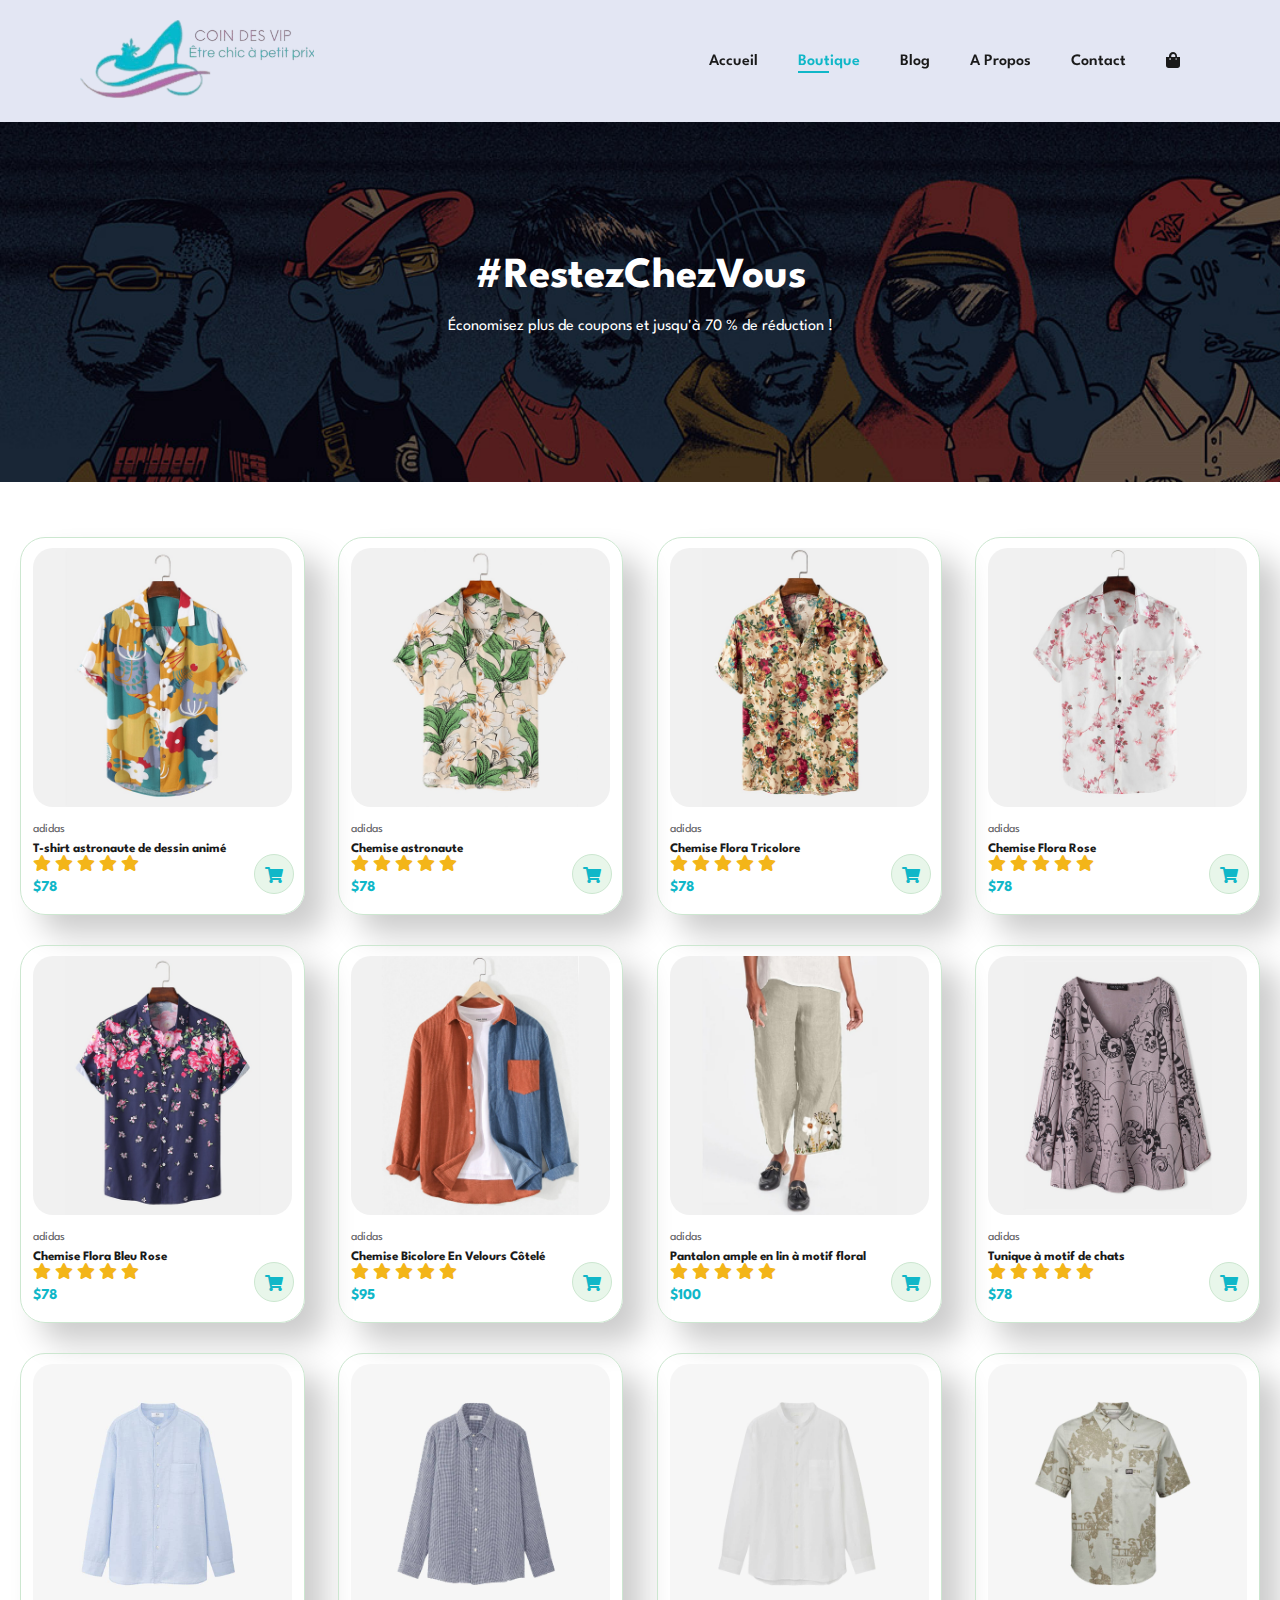
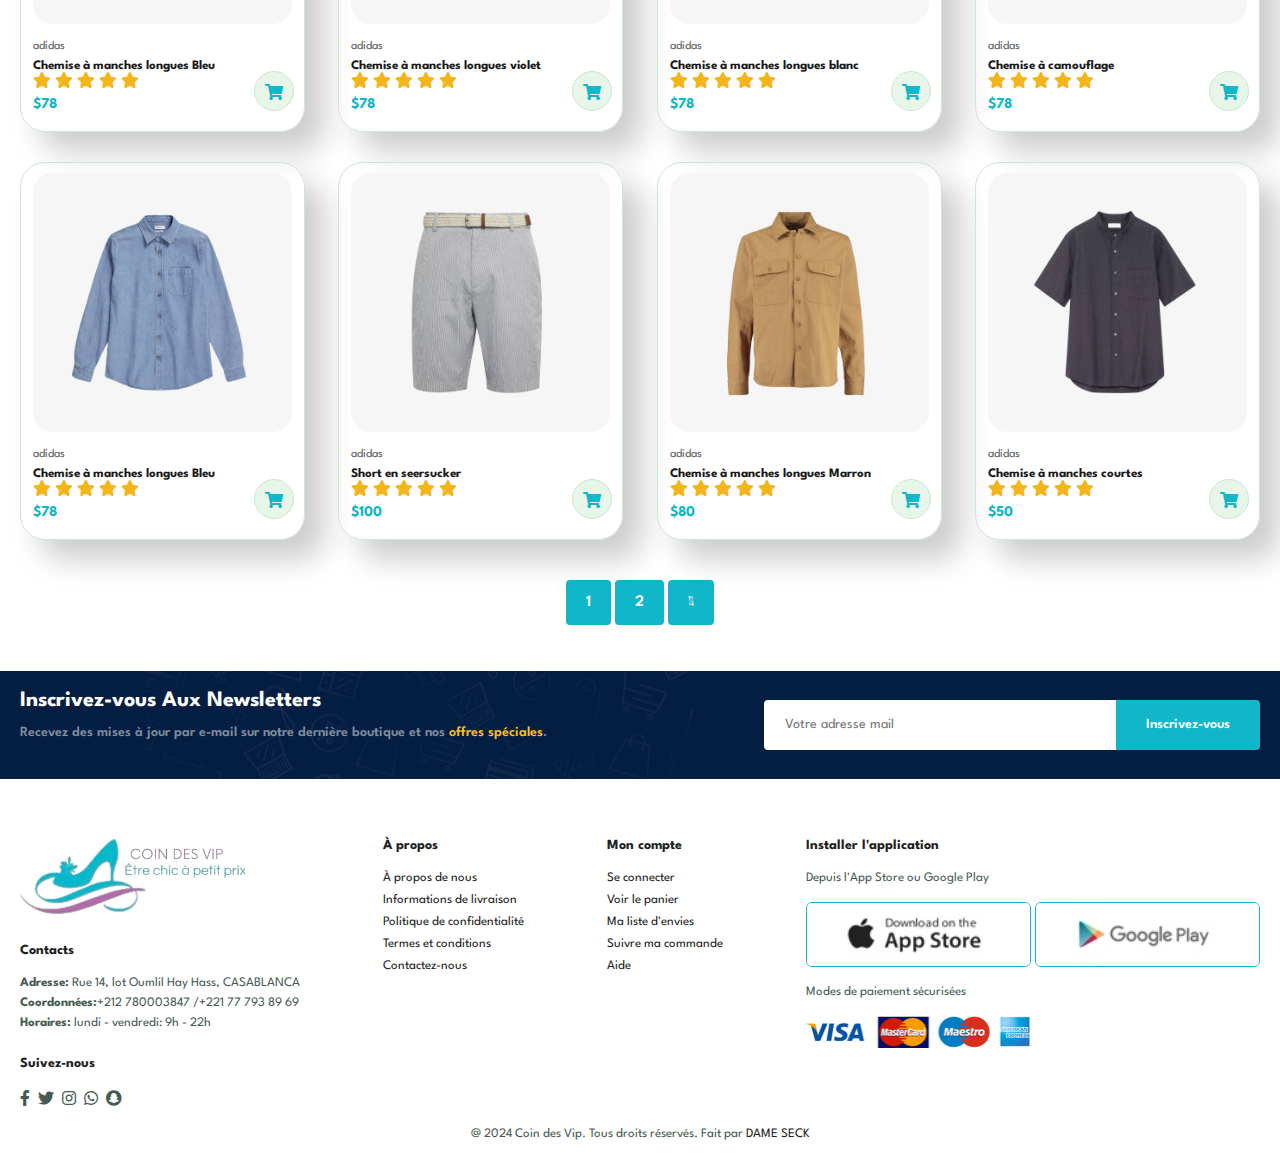
<file: Shop.html>
<!DOCTYPE html>
<html lang="en">
  <head>
    <meta charset="UTF-8" />
    <meta name="viewport" content="width=device-width, initial-scale=1.0" />
    <title>COIN DES VIPS</title>
    <!-- Utilisation de la version gratuite de Font Awesome mise à jour -->
    <link
      rel="stylesheet"
      href="https://pro.fontawesome.com/releases/v5.10.0/css/all.css"
    />
    <link rel="stylesheet" href="Projet.css" />
  </head>

  <body>
    <section id="header">
      <a href="index.html"
        ><img src="Images/CV rectangle petit.png" class="logo" alvbt="Logo"
      /></a>
      <div>
        <ul id="navbar">
          <li><a href="index.html">Accueil</a></li>
          <li><a class="active" href="Shop.html">Boutique</a></li>
          <li><a href="Blog.html">Blog</a></li>
          <li><a href="Propos.html">A Propos</a></li>
          <li><a href="Contact.html">Contact</a></li>
          <li id="lg-bag">
            <a href="cart.html"><i class="fas fa-shopping-bag"></i></a>
          </li>
          <a href="#" id="close"><i class="far fa-times"></i></a>
        </ul>
      </div>
      <div id="mobile">
        <a href="cart.html"><i class="fas fa-shopping-bag"></i></a>
        <i id="bar" class="fas fa-outdent"></i>
      </div>
    </section>
    <section id="page-header">
      <h2>#RestezChezVous</h2>
      <p>Économisez plus de coupons et jusqu'à 70 % de réduction !</p>
    </section>

    <section id="Product1" class="section-p1">
      <div class="pro-container">
        <div class="pro" onclick="window.location.href='Sproduct.html';">
          <img src="IMG PROD/f1.jpg" alt="T-shirt astronaute de dessin animé" />
          <div class="des">
            <span>adidas</span>
            <h5>T-shirt astronaute de dessin animé</h5>
            <div class="star">
              <i class="fas fa-star"></i>
              <i class="fas fa-star"></i>
              <i class="fas fa-star"></i>
              <i class="fas fa-star"></i>
              <i class="fas fa-star"></i>
            </div>
            <h4>$78</h4>
          </div>
          <a href="#"><i class="fas fa-shopping-cart cart"></i></a>
        </div>
        <div class="pro">
          <img src="IMG PROD/f2.jpg" alt="T-shirt astronaute de dessin animé" />
          <div class="des">
            <span>adidas</span>
            <h5>Chemise astronaute</h5>
            <div class="star">
              <i class="fas fa-star"></i>
              <i class="fas fa-star"></i>
              <i class="fas fa-star"></i>
              <i class="fas fa-star"></i>
              <i class="fas fa-star"></i>
            </div>
            <h4>$78</h4>
          </div>
          <a href="#"><i class="fas fa-shopping-cart cart"></i></a>
        </div>
        <div class="pro">
          <img src="IMG PROD/f3.jpg" alt="T-shirt astronaute de dessin animé" />
          <div class="des">
            <span>adidas</span>
            <h5>Chemise Flora Tricolore</h5>
            <div class="star">
              <i class="fas fa-star"></i>
              <i class="fas fa-star"></i>
              <i class="fas fa-star"></i>
              <i class="fas fa-star"></i>
              <i class="fas fa-star"></i>
            </div>
            <h4>$78</h4>
          </div>
          <a href="#"><i class="fas fa-shopping-cart cart"></i></a>
        </div>
        <div class="pro">
          <img src="IMG PROD/f4.jpg" alt="T-shirt astronaute de dessin animé" />
          <div class="des">
            <span>adidas</span>
            <h5>Chemise Flora Rose</h5>
            <div class="star">
              <i class="fas fa-star"></i>
              <i class="fas fa-star"></i>
              <i class="fas fa-star"></i>
              <i class="fas fa-star"></i>
              <i class="fas fa-star"></i>
            </div>
            <h4>$78</h4>
          </div>
          <a href="#"><i class="fas fa-shopping-cart cart"></i></a>
        </div>
        <div class="pro">
          <img src="IMG PROD/f5.jpg" alt="T-shirt astronaute de dessin animé" />
          <div class="des">
            <span>adidas</span>
            <h5>Chemise Flora Bleu Rose</h5>
            <div class="star">
              <i class="fas fa-star"></i>
              <i class="fas fa-star"></i>
              <i class="fas fa-star"></i>
              <i class="fas fa-star"></i>
              <i class="fas fa-star"></i>
            </div>
            <h4>$78</h4>
          </div>
          <a href="#"><i class="fas fa-shopping-cart cart"></i></a>
        </div>
        <div class="pro">
          <img src="IMG PROD/f6.jpg" alt="T-shirt astronaute de dessin animé" />
          <div class="des">
            <span>adidas</span>
            <h5>Chemise Bicolore En Velours Côtelé</h5>
            <div class="star">
              <i class="fas fa-star"></i>
              <i class="fas fa-star"></i>
              <i class="fas fa-star"></i>
              <i class="fas fa-star"></i>
              <i class="fas fa-star"></i>
            </div>
            <h4>$95</h4>
          </div>
          <a href="#"><i class="fas fa-shopping-cart cart"></i></a>
        </div>
        <div class="pro">
          <img src="IMG PROD/f7.jpg" alt="T-shirt astronaute de dessin animé" />
          <div class="des">
            <span>adidas</span>
            <h5>Pantalon ample en lin à motif floral</h5>
            <div class="star">
              <i class="fas fa-star"></i>
              <i class="fas fa-star"></i>
              <i class="fas fa-star"></i>
              <i class="fas fa-star"></i>
              <i class="fas fa-star"></i>
            </div>
            <h4>$100</h4>
          </div>
          <a href="#"><i class="fas fa-shopping-cart cart"></i></a>
        </div>
        <div class="pro">
          <img src="IMG PROD/f8.jpg" alt="T-shirt astronaute de dessin animé" />
          <div class="des">
            <span>adidas</span>
            <h5>Tunique à motif de chats</h5>
            <div class="star">
              <i class="fas fa-star"></i>
              <i class="fas fa-star"></i>
              <i class="fas fa-star"></i>
              <i class="fas fa-star"></i>
              <i class="fas fa-star"></i>
            </div>
            <h4>$78</h4>
          </div>
          <a href="#"><i class="fas fa-shopping-cart cart"></i></a>
        </div>

        <div class="pro">
          <img src="IMG PROD/n1.jpg" alt="T-shirt astronaute de dessin animé" />
          <div class="des">
            <span>adidas</span>
            <h5>Chemise à manches longues Bleu</h5>
            <div class="star">
              <i class="fas fa-star"></i>
              <i class="fas fa-star"></i>
              <i class="fas fa-star"></i>
              <i class="fas fa-star"></i>
              <i class="fas fa-star"></i>
            </div>
            <h4>$78</h4>
          </div>
          <a href="#"><i class="fas fa-shopping-cart cart"></i></a>
        </div>
        <div class="pro">
          <img src="IMG PROD/n2.jpg" alt="T-shirt astronaute de dessin animé" />
          <div class="des">
            <span>adidas</span>
            <h5>Chemise à manches longues violet</h5>
            <div class="star">
              <i class="fas fa-star"></i>
              <i class="fas fa-star"></i>
              <i class="fas fa-star"></i>
              <i class="fas fa-star"></i>
              <i class="fas fa-star"></i>
            </div>
            <h4>$78</h4>
          </div>
          <a href="#"><i class="fas fa-shopping-cart cart"></i></a>
        </div>
        <div class="pro">
          <img src="IMG PROD/n3.jpg" alt="T-shirt astronaute de dessin animé" />
          <div class="des">
            <span>adidas</span>
            <h5>Chemise à manches longues blanc</h5>
            <div class="star">
              <i class="fas fa-star"></i>
              <i class="fas fa-star"></i>
              <i class="fas fa-star"></i>
              <i class="fas fa-star"></i>
              <i class="fas fa-star"></i>
            </div>
            <h4>$78</h4>
          </div>
          <a href="#"><i class="fas fa-shopping-cart cart"></i></a>
        </div>
        <div class="pro">
          <img src="IMG PROD/n4.jpg" alt="T-shirt astronaute de dessin animé" />
          <div class="des">
            <span>adidas</span>
            <h5>Chemise à camouflage</h5>
            <div class="star">
              <i class="fas fa-star"></i>
              <i class="fas fa-star"></i>
              <i class="fas fa-star"></i>
              <i class="fas fa-star"></i>
              <i class="fas fa-star"></i>
            </div>
            <h4>$78</h4>
          </div>
          <a href="#"><i class="fas fa-shopping-cart cart"></i></a>
        </div>
        <div class="pro">
          <img src="IMG PROD/n5.jpg" alt="T-shirt astronaute de dessin animé" />
          <div class="des">
            <span>adidas</span>
            <h5>Chemise à manches longues Bleu</h5>
            <div class="star">
              <i class="fas fa-star"></i>
              <i class="fas fa-star"></i>
              <i class="fas fa-star"></i>
              <i class="fas fa-star"></i>
              <i class="fas fa-star"></i>
            </div>
            <h4>$78</h4>
          </div>
          <a href="#"><i class="fas fa-shopping-cart cart"></i></a>
        </div>
        <div class="pro">
          <img src="IMG PROD/n6.jpg" alt="T-shirt astronaute de dessin animé" />
          <div class="des">
            <span>adidas</span>
            <h5>Short en seersucker</h5>
            <div class="star">
              <i class="fas fa-star"></i>
              <i class="fas fa-star"></i>
              <i class="fas fa-star"></i>
              <i class="fas fa-star"></i>
              <i class="fas fa-star"></i>
            </div>
            <h4>$100</h4>
          </div>
          <a href="#"><i class="fas fa-shopping-cart cart"></i></a>
        </div>
        <div class="pro">
          <img src="IMG PROD/n7.jpg" alt="T-shirt astronaute de dessin animé" />
          <div class="des">
            <span>adidas</span>
            <h5>Chemise à manches longues Marron</h5>
            <div class="star">
              <i class="fas fa-star"></i>
              <i class="fas fa-star"></i>
              <i class="fas fa-star"></i>
              <i class="fas fa-star"></i>
              <i class="fas fa-star"></i>
            </div>
            <h4>$80</h4>
          </div>
          <a href="#"><i class="fas fa-shopping-cart cart"></i></a>
        </div>
        <div class="pro">
          <img src="IMG PROD/n8.jpg" alt="T-shirt astronaute de dessin animé" />
          <div class="des">
            <span>adidas</span>
            <h5>Chemise à manches courtes</h5>
            <div class="star">
              <i class="fas fa-star"></i>
              <i class="fas fa-star"></i>
              <i class="fas fa-star"></i>
              <i class="fas fa-star"></i>
              <i class="fas fa-star"></i>
            </div>
            <h4>$50</h4>
          </div>
          <a href="#"><i class="fas fa-shopping-cart cart"></i></a>
        </div>
      </div>
    </section>

    <section id="pagination" class="section-p1">
      <a href="#">1</a>
      <a href="#">2</a>
      <a href="#"><i class="fal fa-long-arrow-alt-right"></i></a>
    </section>

    <section id="newsletters" class="section-p1 section-m1">
      <div class="newstext">
        <h4>Inscrivez-vous Aux Newsletters</h4>
        <p>
          Recevez des mises à jour par e-mail sur notre dernière boutique et nos
          <span>offres spéciales</span>.
        </p>
      </div>
      <div class="form">
        <input type="text" placeholder="Votre adresse mail" />
        <button class="normal">Inscrivez-vous</button>
      </div>
    </section>

    <footer class="section-p1">
      <div class="col">
        <img class="logo" src="Images/CV rectangle petit.png" alt="" />
        <h4>Contacts</h4>
        <p><strong>Adresse:</strong> Rue 14, lot Oumlil Hay Hass, CASABLANCA</p>
        <p><strong>Coordonnées:</strong>+212 780003847 /+221 77 793 89 69</p>
        <p><strong>Horaires:</strong> lundi - vendredi: 9h - 22h</p>
        <div class="follow">
          <h4>Suivez-nous</h4>
          <div class="icon">
            <i class="fab fa-facebook-f"></i>
            <i class="fab fa-twitter"></i>
            <i class="fab fa-instagram"></i>
            <i class="fab fa-whatsapp"></i>
            <i class="fab fa-snapchat"></i>
          </div>
        </div>
      </div>
      <div class="col">
        <h4>À propos</h4>
        <a href="Propos.html">À propos de nous</a>
        <a href="#">Informations de livraison</a>
        <a href="#">Politique de confidentialité</a>
        <a href="#">Termes et conditions</a>
        <a href="contact.html">Contactez-nous</a>
      </div>
      <div class="col">
        <h4>Mon compte</h4>
        <a href="#">Se connecter</a>
        <a href="cart.html">Voir le panier</a>
        <a href="#">Ma liste d'envies</a>
        <a href="#">Suivre ma commande</a>
        <a href="#">Aide</a>
      </div>
      <div class="col install">
        <h4>Installer l'application</h4>
        <p>Depuis l'App Store ou Google Play</p>
        <div class="row">
          <img src="IMG PAYER/app.jpg" alt="" />
          <img src="IMG PAYER/play.jpg" alt="" />
        </div>
        <p>Modes de paiement sécurisées</p>
        <img src="IMG PAYER/pay.png" alt="" />
      </div>
      <div class="copyright">
        <p>
          @ 2024 Coin des Vip. Tous droits réservés. Fait par
          <a
            class="text-green"
            href="https://www.linkedin.com/in/dame-seck-9ba393293/"
            target="_blank"
            rel="noopener"
            >DAME SECK</a
          >
        </p>
      </div>
    </footer>

    <script src="Projet.js"></script>
  </body>
</html>
</file>
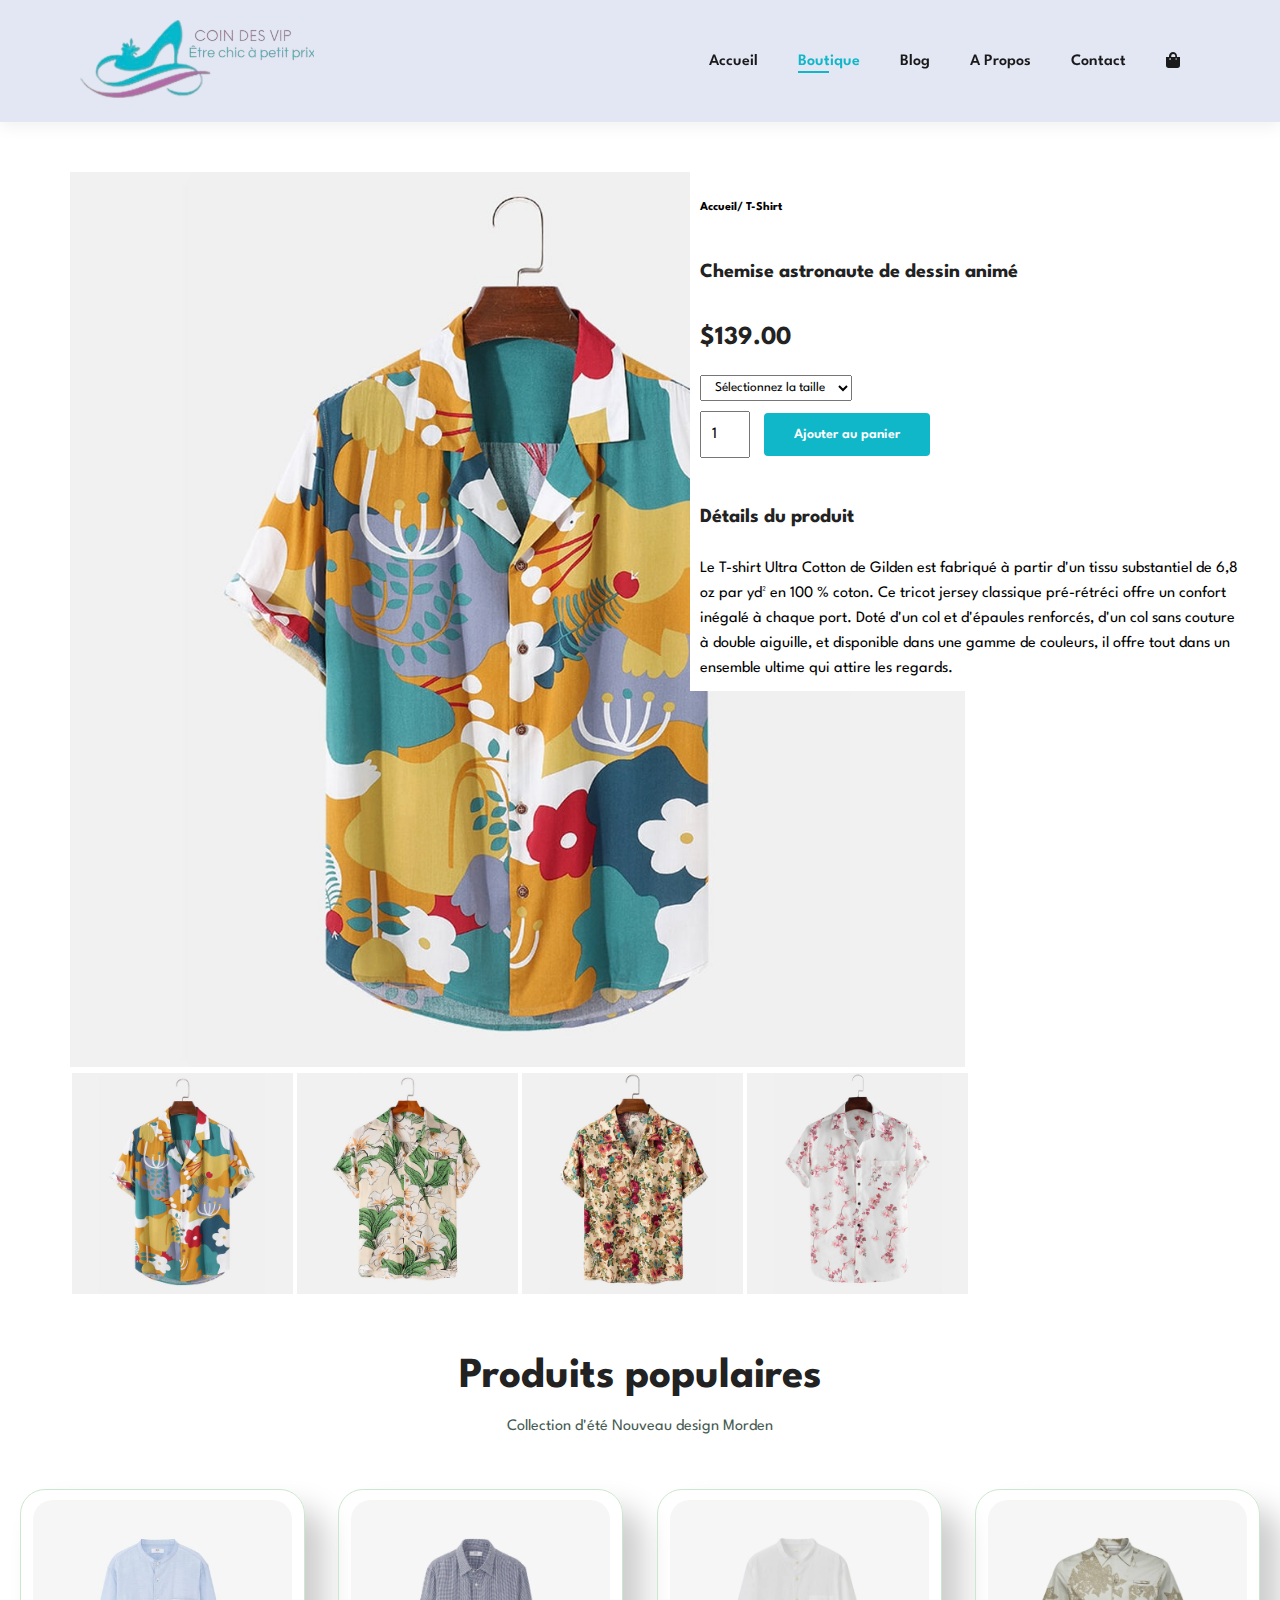
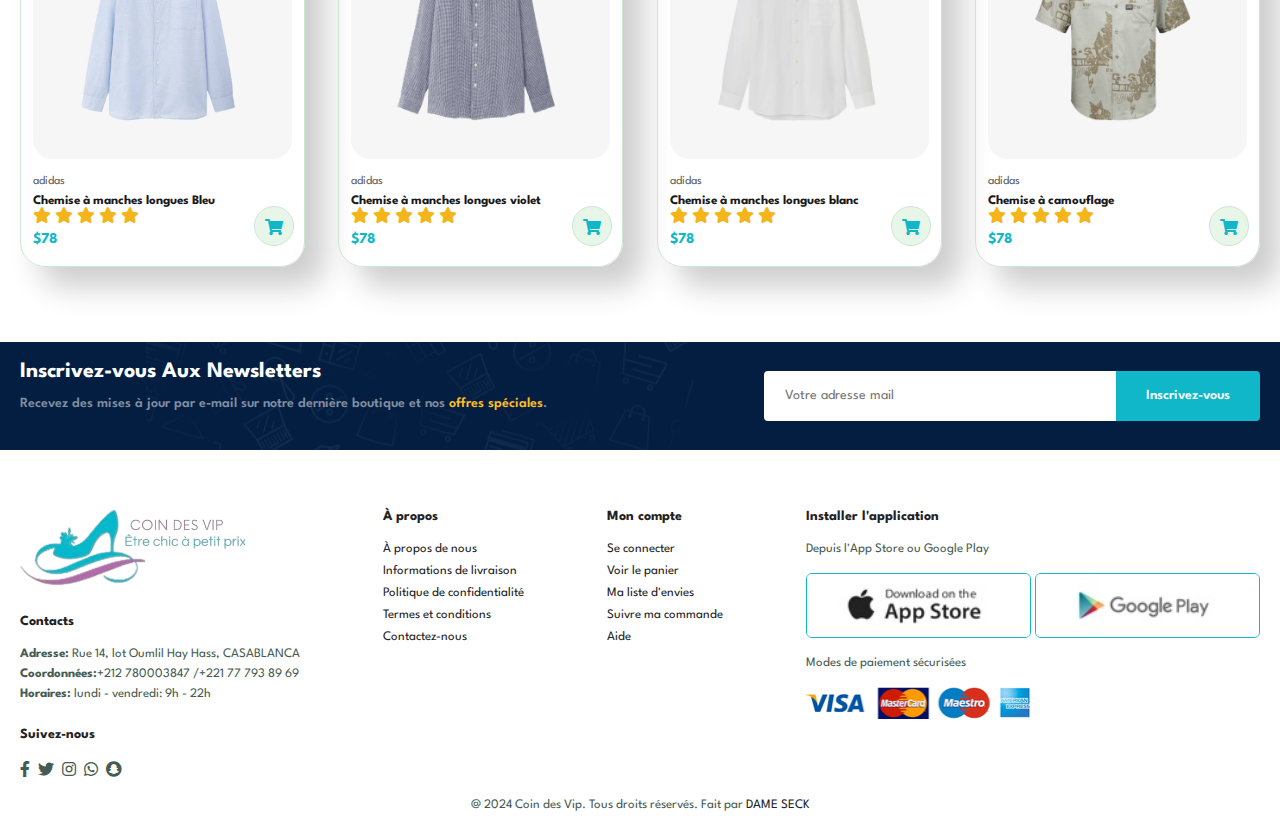
<file: Sproduct.html>
<!DOCTYPE html>
<html lang="en">
  <head>
    <meta charset="UTF-8" />
    <meta name="viewport" content="width=device-width, initial-scale=1.0" />
    <title>COIN DES VIPS</title>
    <!-- Utilisation de la version gratuite de Font Awesome mise à jour -->
    <link
      rel="stylesheet"
      href="https://pro.fontawesome.com/releases/v5.10.0/css/all.css"
    />
    <link rel="stylesheet" href="Projet.css" />
  </head>

  <body>
    <section id="header">
      <a href="index.html"
        ><img src="Images/CV rectangle petit.png" class="logo" alt="Logo"
      /></a>
      <div>
        <ul id="navbar">
          <li><a href="index.html">Accueil</a></li>
          <li><a class="active" href="Shop.html">Boutique</a></li>
          <li><a href="Blog.html">Blog</a></li>
          <li><a href="about.html">A Propos</a></li>
          <li><a href="Contact.html">Contact</a></li>
          <li id="lg-bag">
            <a href="cart.html"><i class="fas fa-shopping-bag"></i></a>
          </li>
          <a href="#" id="close"><i class="far fa-times"></i></a>
        </ul>
      </div>
      <div id="mobile">
        <a href="cart.html"><i class="fas fa-shopping-bag"></i></a>
        <i id="bar" class="fas fa-outdent"></i>
      </div>
    </section>

    <section id="prodetails" class="section-p1">
      <div class="single-pro-container">
        <div class="single-pro-image">
          <img src="IMG PROD/f1.jpg" width="100%" id="MainImg" alt="" />

          <div class="small-img-group">
            <div class="small-img-col">
              <img
                src="IMG PROD/f1.jpg"
                width="100%"
                class="small-img"
                alt=""
              />
            </div>
            <div class="small-img-col">
              <img
                src="IMG PROD/f2.jpg"
                width="100%"
                class="small-img"
                alt=""
              />
            </div>
            <div class="small-img-col">
              <img
                src="IMG PROD/f3.jpg"
                width="100%"
                class="small-img"
                alt=""
              />
            </div>
            <div class="small-img-col">
              <img
                src="IMG PROD/f4.jpg"
                width="100%"
                class="small-img"
                alt=""
              />
            </div>
          </div>
        </div>

        <div class="single-pro-details">
          <h6>Accueil/ T-Shirt</h6>
          <h4>Chemise astronaute de dessin animé</h4>
          <h2>$139.00</h2>
          <select>
            <option>Sélectionnez la taille</option>
            <option>XL</option>
            <option>XXL</option>
            <option>L</option>
            <option>M</option>
            <option>S</option>
          </select>
          <input type="number" value="1" />
          <button class="normal">Ajouter au panier</button>
          <h4>Détails du produit</h4>
          <span
            >Le T-shirt Ultra Cotton de Gilden est fabriqué à partir d'un tissu
            substantiel de 6,8 oz par yd² en 100 % coton. Ce tricot jersey
            classique pré-rétréci offre un confort inégalé à chaque port. Doté
            d'un col et d'épaules renforcés, d'un col sans couture à double
            aiguille, et disponible dans une gamme de couleurs, il offre tout
            dans un ensemble ultime qui attire les regards.</span
          >
        </div>
      </div>
    </section>
    <section id="Product1" class="section-p1">
      <h2>Produits populaires</h2>
      <p>Collection d'été Nouveau design Morden</p>
      <div class="pro-container">
        <div class="pro">
          <img src="IMG PROD/n1.jpg" alt="T-shirt astronaute de dessin animé" />
          <div class="des">
            <span>adidas</span>
            <h5>Chemise à manches longues Bleu</h5>
            <div class="star">
              <i class="fas fa-star"></i>
              <i class="fas fa-star"></i>
              <i class="fas fa-star"></i>
              <i class="fas fa-star"></i>
              <i class="fas fa-star"></i>
            </div>
            <h4>$78</h4>
          </div>
          <a href="#"><i class="fas fa-shopping-cart cart"></i></a>
        </div>
        <div class="pro">
          <img src="IMG PROD/n2.jpg" alt="T-shirt astronaute de dessin animé" />
          <div class="des">
            <span>adidas</span>
            <h5>Chemise à manches longues violet</h5>
            <div class="star">
              <i class="fas fa-star"></i>
              <i class="fas fa-star"></i>
              <i class="fas fa-star"></i>
              <i class="fas fa-star"></i>
              <i class="fas fa-star"></i>
            </div>
            <h4>$78</h4>
          </div>
          <a href="#"><i class="fas fa-shopping-cart cart"></i></a>
        </div>
        <div class="pro">
          <img src="IMG PROD/n3.jpg" alt="T-shirt astronaute de dessin animé" />
          <div class="des">
            <span>adidas</span>
            <h5>Chemise à manches longues blanc</h5>
            <div class="star">
              <i class="fas fa-star"></i>
              <i class="fas fa-star"></i>
              <i class="fas fa-star"></i>
              <i class="fas fa-star"></i>
              <i class="fas fa-star"></i>
            </div>
            <h4>$78</h4>
          </div>
          <a href="#"><i class="fas fa-shopping-cart cart"></i></a>
        </div>
        <div class="pro">
          <img src="IMG PROD/n4.jpg" alt="T-shirt astronaute de dessin animé" />
          <div class="des">
            <span>adidas</span>
            <h5>Chemise à camouflage</h5>
            <div class="star">
              <i class="fas fa-star"></i>
              <i class="fas fa-star"></i>
              <i class="fas fa-star"></i>
              <i class="fas fa-star"></i>
              <i class="fas fa-star"></i>
            </div>
            <h4>$78</h4>
          </div>
          <a href="#"><i class="fas fa-shopping-cart cart"></i></a>
        </div>
      </div>
    </section>

    <section id="newsletters" class="section-p1 section-m1">
      <div class="newstext">
        <h4>Inscrivez-vous Aux Newsletters</h4>
        <p>
          Recevez des mises à jour par e-mail sur notre dernière boutique et nos
          <span>offres spéciales</span>.
        </p>
      </div>
      <div class="form">
        <input type="text" placeholder="Votre adresse mail" />
        <button class="normal">Inscrivez-vous</button>
      </div>
    </section>

    <footer class="section-p1">
      <div class="col">
        <img class="logo" src="Images/CV rectangle petit.png" alt="" />
        <h4>Contacts</h4>
        <p><strong>Adresse:</strong> Rue 14, lot Oumlil Hay Hass, CASABLANCA</p>
        <p><strong>Coordonnées:</strong>+212 780003847 /+221 77 793 89 69</p>
        <p><strong>Horaires:</strong> lundi - vendredi: 9h - 22h</p>
        <div class="follow">
          <h4>Suivez-nous</h4>
          <div class="icon">
            <i class="fab fa-facebook-f"></i>
            <i class="fab fa-twitter"></i>
            <i class="fab fa-instagram"></i>
            <i class="fab fa-whatsapp"></i>
            <i class="fab fa-snapchat"></i>
          </div>
        </div>
      </div>
      <div class="col">
        <h4>À propos</h4>
        <a href="Propos.html">À propos de nous</a>
        <a href="#">Informations de livraison</a>
        <a href="#">Politique de confidentialité</a>
        <a href="#">Termes et conditions</a>
        <a href="contact.html">Contactez-nous</a>
      </div>
      <div class="col">
        <h4>Mon compte</h4>
        <a href="#">Se connecter</a>
        <a href="cart.html">Voir le panier</a>
        <a href="#">Ma liste d'envies</a>
        <a href="#">Suivre ma commande</a>
        <a href="#">Aide</a>
      </div>
      <div class="col install">
        <h4>Installer l'application</h4>
        <p>Depuis l'App Store ou Google Play</p>
        <div class="row">
          <img src="IMG PAYER/app.jpg" alt="" />
          <img src="IMG PAYER/play.jpg" alt="" />
        </div>
        <p>Modes de paiement sécurisées</p>
        <img src="IMG PAYER/pay.png" alt="" />
      </div>
      <div class="copyright">
        <p>
          @ 2024 Coin des Vip. Tous droits réservés. Fait par
          <a
            class="text-green"
            href="https://www.linkedin.com/in/dame-seck-9ba393293/"
            target="_blank"
            rel="noopener"
            >DAME SECK</a
          >
        </p>
      </div>
    </footer>

    <script>
      var MainImg = document.getElementById("MainImg");
      var smallimg = document.getElementsByClassName("small-img");

      smallimg[0].onclick = function () {
        MainImg.src = smallimg[0].src;
      };
      smallimg[1].onclick = function () {
        MainImg.src = smallimg[1].src;
      };
      smallimg[2].onclick = function () {
        MainImg.src = smallimg[2].src;
      };
      smallimg[3].onclick = function () {
        MainImg.src = smallimg[3].src;
      };
    </script>

    <script src="Projet.js"></script>
  </body>
</html>
</file>
<file: Projet.css>
@import url("https://fonts.googleapis.com/css2?family=Spartan:wght@100;200;300;400;500;600;700;800;900&display=swap");

* {
  margin: 0;
  padding: 0;
  box-sizing: border-box;
  font-family: "Spartan", sans-serif;
}

body {
  width: 100%;
  /* background-color: #e3e6f3; */
}

html {
  scroll-behavior: smooth;
}

/* Global Styles */

h1 {
  font-size: 50px;
  line-height: 64px;
  color: #222;
}

h2 {
  font-size: 43px;
  line-height: 54px;
  color: #222;
}

h4 {
  font-size: 20px;
  color: #222;
}

h6 {
  font-weight: 700;
  font-size: 12px;
}

p {
  font-size: 16px;
  color: #465b52;
  margin: 15px 0 20px 0;
}

.section-p1 {
  padding: 40px 80px;
}

.section-m1 {
  margin: 40px 0;
}

button.normal {
  font-size: 14px;
  font-weight: 600;
  padding: 15px 30px;
  color: #000;
  background-color: #fff;
  border-radius: 4px;
  cursor: pointer;
  border: none;
  outline: none;
  transition: 0.2s;
}

button.white {
  font-size: 13px;
  font-weight: 600;
  padding: 11px 18px;
  color: #fff;
  background-color: transparent;
  cursor: pointer;
  border: 1px solid #fff;
  outline: none;
  transition: 0.2s;
}

/* Menu */
#header img {
  object-fit: contain;
  position: relative;
  width: 26vh;
}

#header {
  display: flex;
  align-items: center;
  justify-content: space-between;
  padding: 20px 80px;
  background-color: #e3e6f3;
  box-shadow: 0 5px 15px rgb(0, 0, 0, 0.06);
  z-index: 999;
  position: sticky;
  top: 0;
  left: 0;
}

#navbar {
  display: flex;
  align-items: center;
  justify-content: center;
}

#navbar li {
  list-style: none;
  padding: 0 20px;
  position: relative;
}

#navbar li a {
  text-decoration: none;
  font-size: 16px;
  font-weight: 600;
  color: #1a1a1a;
  transition: 0.3s ease;
}

#navbar li a:hover,
#navbar li a.active {
  color: #10b7c8;
}

#navbar li a.active::after,
#navbar li a:hover::after {
  content: "";
  width: 30%;
  height: 2px;
  background: #10b7c8;
  position: absolute;
  bottom: -4px;
  left: 20px;
}

/* Page d'accueil */
#hero {
  background-image: url("Images/hero4.png");
  height: 90vh;
  width: 100%;
  background-size: cover;
  background-position: top 25% right 0;
  padding: 0 80px;
  display: flex;
  flex-direction: column;
  align-items: flex-start;
  justify-content: center;
}

#hero h4 {
  padding-bottom: 15px;
}

#hero h1 {
  color: #10b7c8;
}

#hero button {
  background-image: url("IMG PROD/button.png");
  background-color: transparent;
  color: #10b7c8;
  border: 0;
  padding: 14px 80px 14px 38px;
  background-repeat: no-repeat;
  cursor: pointer;
  font-weight: 700;
  font-size: 15px;
}

#hero button a {
  text-decoration: none;
  color: #10b7c8;
  background-color: transparent;
}

#feature {
  display: flex;
  align-items: center;
  justify-content: space-between;
  flex-wrap: wrap;
}

#feature .fe-box {
  width: 180px;
  text-align: center;
  padding: 25px 15px;
  box-shadow: 20px 20px 34px rgb(0, 0, 0, 0.3);
  border: 1px solid #cce7d0;
  border-radius: 4px;
  margin: 15px 0;
}

#feature .fe-box:hover {
  box-shadow: 10px 10px 54px rgb(70, 62, 221, 0.1);
}

#feature .fe-box img {
  width: 100%;
  margin-bottom: 10px;
}

#feature .fe-box h6 {
  display: inline-block;
  padding: 9px 8px 6px 8px;
  border-radius: 4px;
  color: #10b7c8;
  background-color: #fddde4;
}

#feature .fe-box:nth-child(2) h6 {
  background-color: #cdebbc;
}

#feature .fe-box:nth-child(3) h6 {
  background-color: #d1e8f2;
}

#feature .fe-box:nth-child(4) h6 {
  background-color: #cdd4f8;
}

#feature .fe-box:nth-child(5) h6 {
  background-color: #f6dbf6;
}

#feature .fe-box:nth-child(6) h6 {
  background-color: #fff2e5;
}

#Product1 {
  text-align: center;
}

#Product1 .pro-container {
  display: flex;
  justify-content: space-between;
  padding-top: 20px;
  flex-wrap: wrap;
}

#Product1 .pro {
  width: 23%;
  min-width: 250px;
  padding: 10px 12px;
  border: 1px solid #cce7d0;
  border-radius: 25px;
  cursor: pointer;
  box-shadow: 20px 20px 30px rgb(0, 0, 0, 0.2);
  margin: 15px 0;
  transition: 0.2s ease;
  position: relative;
}

#Product1 .pro:hover {
  box-shadow: 20px 20px 30px rgb(0, 0, 0, 0.06);
}

#Product1 .pro img {
  width: 100%;
  border-radius: 20px;
}

#Product1 .pro .des {
  text-align: start;
  padding: 10px 0;
}

#Product1 .pro .des span {
  color: #606063;
  font-size: 12px;
}

#Product1 .pro .des h5 {
  padding-top: 7px;
  color: #1a1a1a;
  font-size: 13px;
}

#Product1 .pro .des i {
  font-style: 12px;
  color: rgb(243, 181, 25);
}

#Product1 .pro .des h4 {
  padding-top: 7px;
  font-size: 15px;
  font-weight: 700;
  color: #10b7c8;
}

#Product1 .pro .cart {
  width: 40px;
  height: 40px;
  line-height: 40px;
  border-radius: 50%;
  background-color: #e8f6ea;
  /* font-weight: 500; */
  color: #10b7c8;
  display: inline-block;
  text-align: center;
  border: 1px solid #cce7d0;
  position: absolute;
  bottom: 20px;
  right: 10px;
}

#banner {
  display: flex;
  flex-direction: column;
  justify-content: center;
  align-items: center;
  text-align: center;
  background-image: url("IMG BANNIERE/b2.jpg");
  width: 100%;
  height: 40vh;
  background-size: cover;
  background-position: center;
}

#banner h4 {
  color: #fff;
  font-size: 16px;
}

#banner h2 {
  color: #fff;
  font-size: 30px;
  padding: 10px 0;
}

#banner h2 span {
  color: #bc87b6;
}

#banner button:hover {
  background: #10b7c8;
  color: #fff;
}

#sm-banner {
  display: flex;
  justify-content: space-between;
  flex-wrap: wrap;
}

#sm-banner .banner-box {
  display: flex;
  flex-direction: column;
  justify-content: center;
  align-items: flex-start;
  background-image: url("IMG BANNIERE/b17.jpg");
  min-width: 580px;
  height: 50vh;
  background-size: cover;
  background-position: center;
  padding: 30px;
}

#sm-banner .banner-box2 {
  background-image: url("IMG BANNIERE/b10.jpg");
}

#sm-banner h4 {
  color: #fff;
  font-size: 20px;
  font-weight: 300;
}

#sm-banner h2 {
  color: #fff;
  font-size: 28px;
  font-weight: 800;
}

#sm-banner span {
  color: #fff;
  font-size: 14px;
  font-weight: 500;
  padding-bottom: 15px;
}

#sm-banner .banner-box:hover button {
  background: #10b7c8;
  border: 1px solid #10b7c8;
}

#banner3 .banner-box {
  display: flex;
  flex-direction: column;
  justify-content: center;
  align-items: flex-start;
  background-image: url("IMG BANNIERE/b7.jpg");
  min-width: 30%;
  height: 30vh;
  background-size: cover;
  background-position: center;
  padding: 20px;
  margin-bottom: 20px;
}

#banner3 .banner-box2 {
  background-image: url("IMG BANNIERE/b4.jpg");
}

#banner3 .banner-box3 {
  background-image: url("IMG BANNIERE/b18.jpg");
}

#banner3 {
  display: flex;
  justify-content: space-between;
  flex-wrap: wrap;
  padding: 0 80px;
}

#mobile {
  display: none;
  align-items: center;
}

#close {
  display: none;
}

#banner3 h2 {
  color: #fff;
  font-weight: 900;
  font-size: 22px;
}

#banner3 h3 {
  color: #ec544e;
  font-weight: 800;
  font-size: 15px;
}

#newsletters {
  display: flex;
  justify-content: space-between;
  flex-wrap: wrap;
  align-items: center;
  background-image: url("IMG BANNIERE/b14.png");
  background-repeat: no-repeat;
  background-position: 20% 30%;
  background-color: #041e42;
}

#newsletters h4 {
  font-size: 22px;
  font-weight: 700;
  color: #fff;
}

#newsletters p {
  font-size: 14px;
  font-weight: 600;
  color: #818ea0;
}

#newsletters p span {
  color: #ffbd27;
}

#newsletters .form {
  display: flex;
  width: 40%;
}

#newsletters input {
  height: 3.125rem;
  padding: 0 1.25rem;
  font-size: 14px;
  width: 100%;
  border: 1px solid transparent;
  border-radius: 4px;
  outline: none;
  border-top-right-radius: 0;
  border-bottom-right-radius: 0;
}

#newsletters button {
  background-color: #10b7c8;
  color: #fff;
  white-space: nowrap;
  border-top-left-radius: 0;
  border-bottom-left-radius: 0;
}

.section-p1 img {
  object-fit: contain;
  position: relative;
  width: 25vh;
}

footer {
  display: flex;
  flex-wrap: wrap;
  justify-content: space-between;
}

footer .col {
  display: flex;
  flex-direction: column;
  align-items: flex-start;
  margin-bottom: 20px;
}

footer .logo {
  margin-bottom: 30px;
}

footer h4 {
  font-size: 14px;
  padding-bottom: 20px;
}

footer p {
  font-size: 13px;
  margin: 0 0 8px 0;
}

footer a {
  font-size: 13px;
  text-decoration: none;
  color: #222;
  margin-bottom: 10px;
}

footer .follow {
  margin-top: 20px;
}

footer .follow i {
  color: #465b52;
  padding-right: 4px;
  cursor: pointer;
}

footer .install .row img {
  border: 1px solid #10b7c8;
  border-radius: 6px;
}

footer .install img {
  margin: 10px 0 15px 0;
}

footer .follow i:hover,
footer a:hover {
  color: #10b7c8;
}

footer .copyright {
  width: 100%;
  text-align: center;
}

/* Shop page */
#page-header {
  background-image: url("IMG BANNIERE/b1.jpg");
  width: 100%;
  height: 40vh;
  background-size: cover;
  display: flex;
  justify-content: center;
  text-align: center;
  flex-direction: column;
  padding: 14px;
}

#page-header h2,
#page-header p {
  color: #fff;
}

#pagination {
  text-align: center;
}

#pagination a {
  text-decoration: none;
  background-color: #10b7c8;
  padding: 15px 20px;
  border-radius: 4px;
  color: #fff;
  font-weight: 600;
}

#pagination a i {
  font-size: 16px;
  font-weight: 600;
}

/* Single Product */
#prodetails {
  display: flex;
  margin-top: 20px;
}

#prodetails .single-pro-image {
  width: 40px;
  margin-right: 50px;
  margin-left: 50px;
}

.small-img-group {
  display: flex;
  justify-content: space-between;
}

.small-img-col {
  flex-basis: 24%;
  cursor: pointer;
}

#MainImg {
  width: 99.4vh;
}

.small-img {
  padding: 2px;
}

#prodetails .single-pro-details {
  width: 50%;
  padding-top: 30px;
}

#prodetails .single-pro-details h4 {
  padding: 40px 0 20px 0;
}

#prodetails .single-pro-details h2 {
  font-size: 26px;
}

#prodetails .single-pro-details select {
  display: block;
  padding: 5px 10px;
}

#prodetails .single-pro-details input {
  width: 50px;
  height: 47px;
  padding-left: 10px;
  font-size: 16px;
  margin-right: 10px;
}

#prodetails .single-pro-details input:focus {
  outline: none;
}

#prodetails .single-pro-details button {
  background-color: #10b7c8;
  color: #fff;
}

#prodetails .single-pro-details span {
  line-height: 25px;
}

/* Style de base pour la section  */
.section-p1 {
  padding: 20px;
}

/* Conteneur principal pour les images et les détails */
.single-pro-container {
  display: flex;
  flex-direction: row;
  align-items: flex-start;
}

/* Style pour la section d'images */
.single-pro-image {
  flex: 1;
  padding-right: 20px;
}

.small-img-group {
  display: flex;
  justify-content: space-between;
  /* margin-top: 10px; */
}

.small-img-col {
  /* flex: 1; */
  /* margin: 0 ; */
  justify-content: space-between;
}

/* Style pour la section de détails */
.single-pro-details {
  flex: 1;
  padding-left: 20px;
}

.single-pro-details h6,
.single-pro-details h4,
.single-pro-details h2,
.single-pro-details select,
.single-pro-details input,
.single-pro-details button,
.single-pro-details span {
  margin-bottom: 10px;
}

/* Style principal pour la disposition */
.single-pro-container {
  display: flex;
  flex-wrap: wrap;
  justify-content: space-between;
}

.single-pro-image,
.single-pro-details {
  flex: 1 1 45%;
  /* Permet à chaque élément de prendre 45% de la largeur du conteneur */
  margin: 10px;
}

.single-pro-details {
  z-index: 10;
  /* Assurez-vous que le texte est au-dessus des images */
  background: white;
  /* Ajoutez un fond blanc pour le rendre plus visible */
  padding: 10px;
}

/* Blog Page */
#page-header.blog-header {
  background-image: url("IMG BANNIERE/b19.jpg");
}

#blog {
  padding: 150px 150px 0 150px;
}

#blog .blog-box {
  display: flex;
  align-items: center;
  width: 100%;
  position: relative;
  padding-bottom: 90px;
}

#blog .blog-img {
  width: 50%;
  margin-right: 40px;
}

#blog img {
  width: 100%;
  height: 300px;
  object-fit: cover;
}

#blog .blog-details {
  width: 50%;
}

#blog .blog-details a {
  text-decoration: none;
  font-size: 11px;
  color: #000;
  font-weight: 700;
  position: relative;
  transition: 0.3s;
}

#blog .blog-details a::after {
  content: "";
  width: 50px;
  height: 1px;
  background-color: #000;
  position: absolute;
  top: 4px;
  right: -60px;
}

#blog .blog-details a:hover {
  color: #10b7c8;
}

#blog .blog-details a:hover:after {
  background-color: #10b7c8;
}

#blog .blog-box h1 {
  position: absolute;
  top: -40px;
  left: 0;
  font-size: 70px;
  font-weight: 700;
  color: #c9cbce;
  z-index: -9;
}

/* About Page */
#page-header.about-header {
  background-image: url("IMG ABOUT/banner.png");
}

#about-head {
  display: flex;
  align-items: center;
}

#about-head img {
  width: 50%;
  height: auto;
}

#about-head div {
  padding-left: 40px;
}

#about-app {
  text-align: center;
}

/* #about-app h1{
   font-size: 36px;
} */

#about-app .video {
  width: 70%;
  height: 100%;
  margin: 30px auto 0 auto;
}

#about-app .video video {
  width: 100%;
  height: 100%;
  border-radius: 20px;
}

/* Contact Page */

#contact-details {
  display: flex;
  align-items: center;
  justify-content: space-between;
  margin-left: 50px;
}

/* #contact-details .map{
    margin-right: 50px;
} */

#contact-details .details {
  width: 40%;
}

#contact-details .details span,
#form-details form span {
  font-size: 12px;
}
#contact-details .details h2,
#form-details form h2 {
  font-size: 26px;
  line-height: 35px;
  padding: 20px 0;
}

#contact-details .details h3 {
  font-size: 16px;
  padding-bottom: 15px;
}

#contact-details .details li {
  list-style: none;
  padding: 10px 0;
}

#contact-details .details li i {
  font-size: 14px;
  padding-right: 22px;
}

#contact-details .details li p {
  margin: 0;
  font-size: 14px;
}

#contact-details .map {
  width: 55%;
  height: 400px;
  margin-right: 50px;
}
#contact-details .map iframe {
  width: 100%;
  height: 100%;
}

#form-details {
  display: flex;
  justify-content: space-between;
  margin: 30px;
  padding: 80px;
  border: 1px solid #e1e1e1;
}

#form-details form {
  width: 65%;
  display: flex;
  flex-direction: column;
  align-items: flex-start;
}
#form-details form input,
#form-details form textarea {
  width: 100%;
  padding: 12px 15px;
  outline: none;
  margin-bottom: 20px;
  border: 1px solid #e1e1e1;
}

#form-details form button {
  background-color: #10b7c8;
  color: #fff;
}
.rounded-circle {
  /* width: 90px;
    height: 90px; */
  border-radius: 50% !important;
}
#form-details .people div {
  padding-bottom: 25px;
  display: flex;
  align-items: flex-start;
}
#form-details .people div img {
  width: 65px;
  height: 65px;
  object-fit: cover;
  margin-right: 15px;
}

#form-details .people div p {
  margin: 0;
  font-size: 13px;
  line-height: 25px;
}

#form-details .people div p span {
  display: block;
  font-size: 16px;
  font-weight: 600;
  color: #000;
}

/* Cart Page */

#cart {
  overflow-x: auto;
}
#cart table {
  width: 100%;
  border-collapse: collapse;
  table-layout: fixed;
  white-space: nowrap;
}

#cart table img {
  width: 70px;
}

#cart table td:nth-child(1) {
  width: 100px;
  text-align: center;
}
#cart table td:nth-child(2) {
  width: 150px;
  text-align: center;
}
#cart table td:nth-child(3) {
  width: 250px;
  text-align: center;
}

#cart table td:nth-child(4),
#cart table td:nth-child(5),
#cart table td:nth-child(6) {
  width: 150px;
  text-align: center;
}

#cart table td:nth-child(5) input {
  width: 70px;
  padding: 10px 5px 10px 15px;
}
#cart table thead {
  border: 1px solid #e2e9e1;
  border-left: none;
  border-right: none;
}

#cart table thead td {
  font-weight: 600;
  text-transform: uppercase;
  font-size: 13px;
  padding: 18px 0;
}

#cart table tbody tr td {
  padding-top: 15px;
}

#cart table tbody td {
  font-size: 13px;
}

#cart-add {
  display: flex;
  flex-wrap: wrap;
  justify-content: space-between;
}

#coupon {
  width: 50%;
  margin-bottom: 30px;
}

#coupon h3,
#subtotal h3 {
  padding-bottom: 15px;
}

#coupon input {
  padding: 10px 20px;
  outline: none;
  width: 60%;
  margin-right: 10px;
  border: 1px solid #e2e9e1;
}

#coupon button,
#subtotal button {
  background-color: #10b7c8;
  color: #fff;
  padding: 12px 20px;
}

#subtotal {
  width: 50%;
  margin-bottom: 30px;
  border: 1px solid #e2e9e1;
  padding: 30px;
}

#subtotal table {
  width: 100%;
  margin-bottom: 20px;
}

#subtotal table td {
  width: 50%;
  border: 1px solid #e2e9e1;
  padding: 10px;
  font-size: 13px;
}

/* Media query */
@media (max-width: 799px) {
  .section-p1 {
    padding: 40px 40px;
  }

  #navbar {
    display: flex;
    flex-direction: column;
    align-items: flex-start;
    justify-content: flex-start;
    position: fixed;
    top: 0;
    right: -300px;
    height: 100vh;
    width: 300px;
    background-color: #e3e6f3;
    box-shadow: 0 40px 60px rgb(0, 0, 0, 0.01);
    padding: 80px 0 0 10px;
    transition: 0.3s;
  }

  #navbar.active {
    right: 0px;
  }

  #navbar li {
    margin-bottom: 25px;
  }

  #mobile {
    display: flex;
    align-items: center;
  }

  #mobile i {
    color: #1a1a1a;
    font-size: 24px;
    padding-left: 20px;
  }

  #close {
    display: initial;
    position: absolute;
    top: 30px;
    left: 30px;
    color: #222;
    font-size: 24px;
  }

  #lg-bag {
    display: none;
  }

  #hero {
    height: 70vh;
    padding: 0 80px;
    background-position: top 30% right 30%;
  }

  #feature {
    justify-content: center;
  }

  #feature .fe-box {
    margin: 15px 15px;
  }

  #Product1 .pro-container {
    justify-content: center;
  }

  #Product1 .pro {
    margin: 15px;
  }

  #banner {
    height: 20vh;
  }

  #sm-banner .banner-box {
    min-width: 100%;
    height: 30vh;
  }

  #banner3 {
    padding: 0 35px;
  }

  #banner3 .banner-box {
    width: 28%;
  }

  #newsletters .form {
    width: 70%;
  }
  /* Contact Page */
  #form-details {
    padding: 40px;
  }

  #form-details form {
    width: 50%;
  }
}

@media (max-width: 477px) {
  .section-p1 {
    padding: 20px;
  }

  #header {
    padding: 10px 30px;
  }

  h1 {
    font-size: 38px;
  }

  h2 {
    font-size: 32px;
  }

  #hero {
    padding: 0 20px;
    background-position: 55%;
  }

  #feature {
    justify-content: space-between;
  }

  #feature .fe-box {
    width: 155px;
    margin: 0 0 15px 0;
  }

  #Product1 .pro {
    width: 100%;
  }

  #banner {
    height: 40vh;
  }

  #sm-banner .banner-box {
    height: 40vh;
  }

  #sm-banner .banner-box2 {
    margin-top: 20px;
  }

  #banner3 {
    padding: 0 20px;
  }

  #banner3 .banner-box {
    width: 100%;
  }

  #newsletters {
    padding: 40px 20px;
  }

  #newsletters .form {
    width: 100%;
  }

  footer .copyright {
    text-align: start;
  }

  /* Single Product */
  #prodetails {
    display: flex;
    flex-direction: column;
  }

  #prodetail .single-pro-image {
    width: 100%;
    margin-right: 0px;
  }

  /* Blog Page */
  #blog {
    padding: 100px 20px 0 20px;
  }

  #blog .blog-box {
    display: flex;
    flex-direction: column;
    align-items: flex-start;
  }

  #blog .blog-img {
    width: 100%;
    margin-right: 0px;
    margin-bottom: 30px;
  }

  #blog .blog-details {
    width: 100%;
  }

  /* About Page */
  #about-head {
    flex-direction: column;
  }

  #about-head img {
    width: 100%;
    margin-bottom: 20px;
  }

  #about-head div {
    padding-left: 0px;
  }

  #about-head h2 {
    font-size: 30px;
  }

  #about-app .video {
    width: 100%;
  }

  /* Contact Page */
  #contact-details {
    flex-direction: column;
  }
  #contact-details .details {
    width: 100%;
    margin-bottom: 30px;
  }
  #contact-details .map {
    width: 100%;
  }
  #form-details {
    margin: 10px;
    padding: 30px 10px;
    flex-wrap: wrap;
  }
  #form-details form {
    width: 100%;
    margin-bottom: 30px;
  }

  /* Cart Page */

  #cart-add {
    flex-direction: column;
  }
  #coupon {
    width: 100%;
  }
  #subtotal {
    width: 100%;
    padding: 20px;
  }
}
</file>
